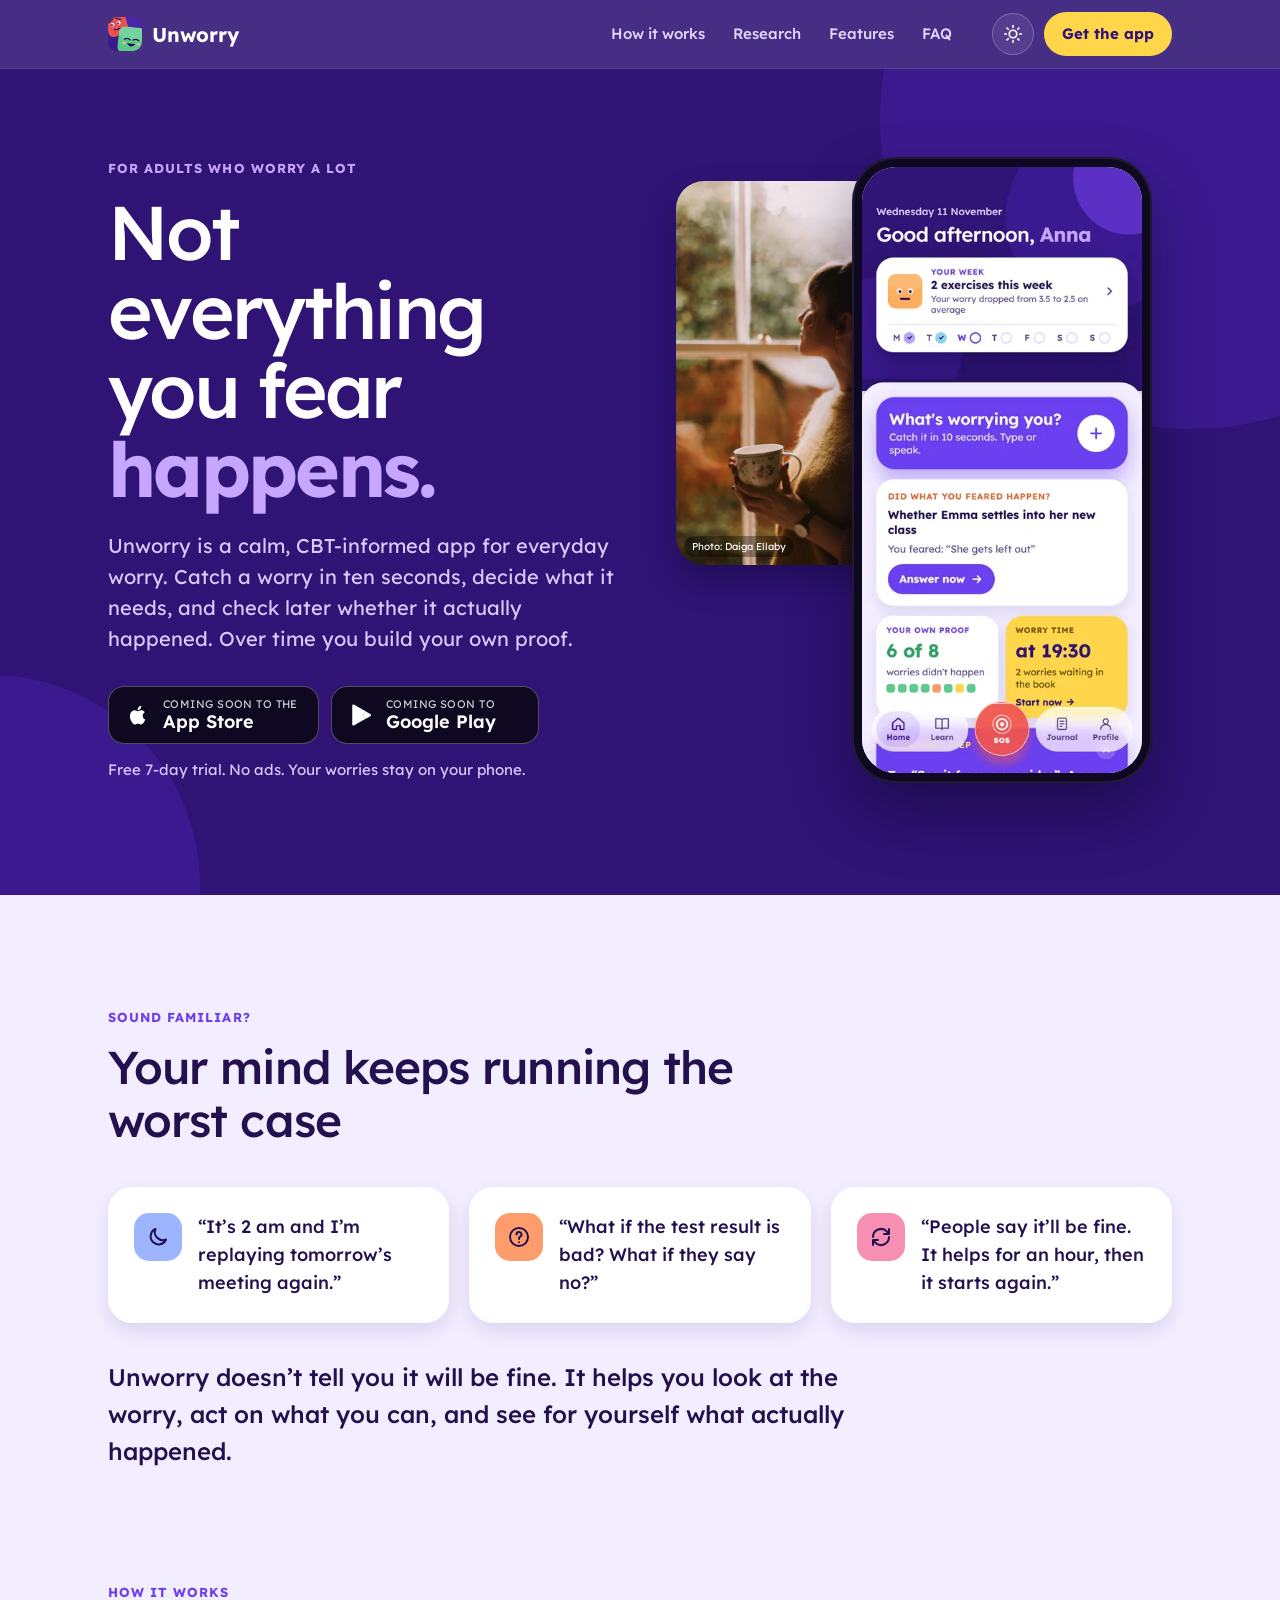
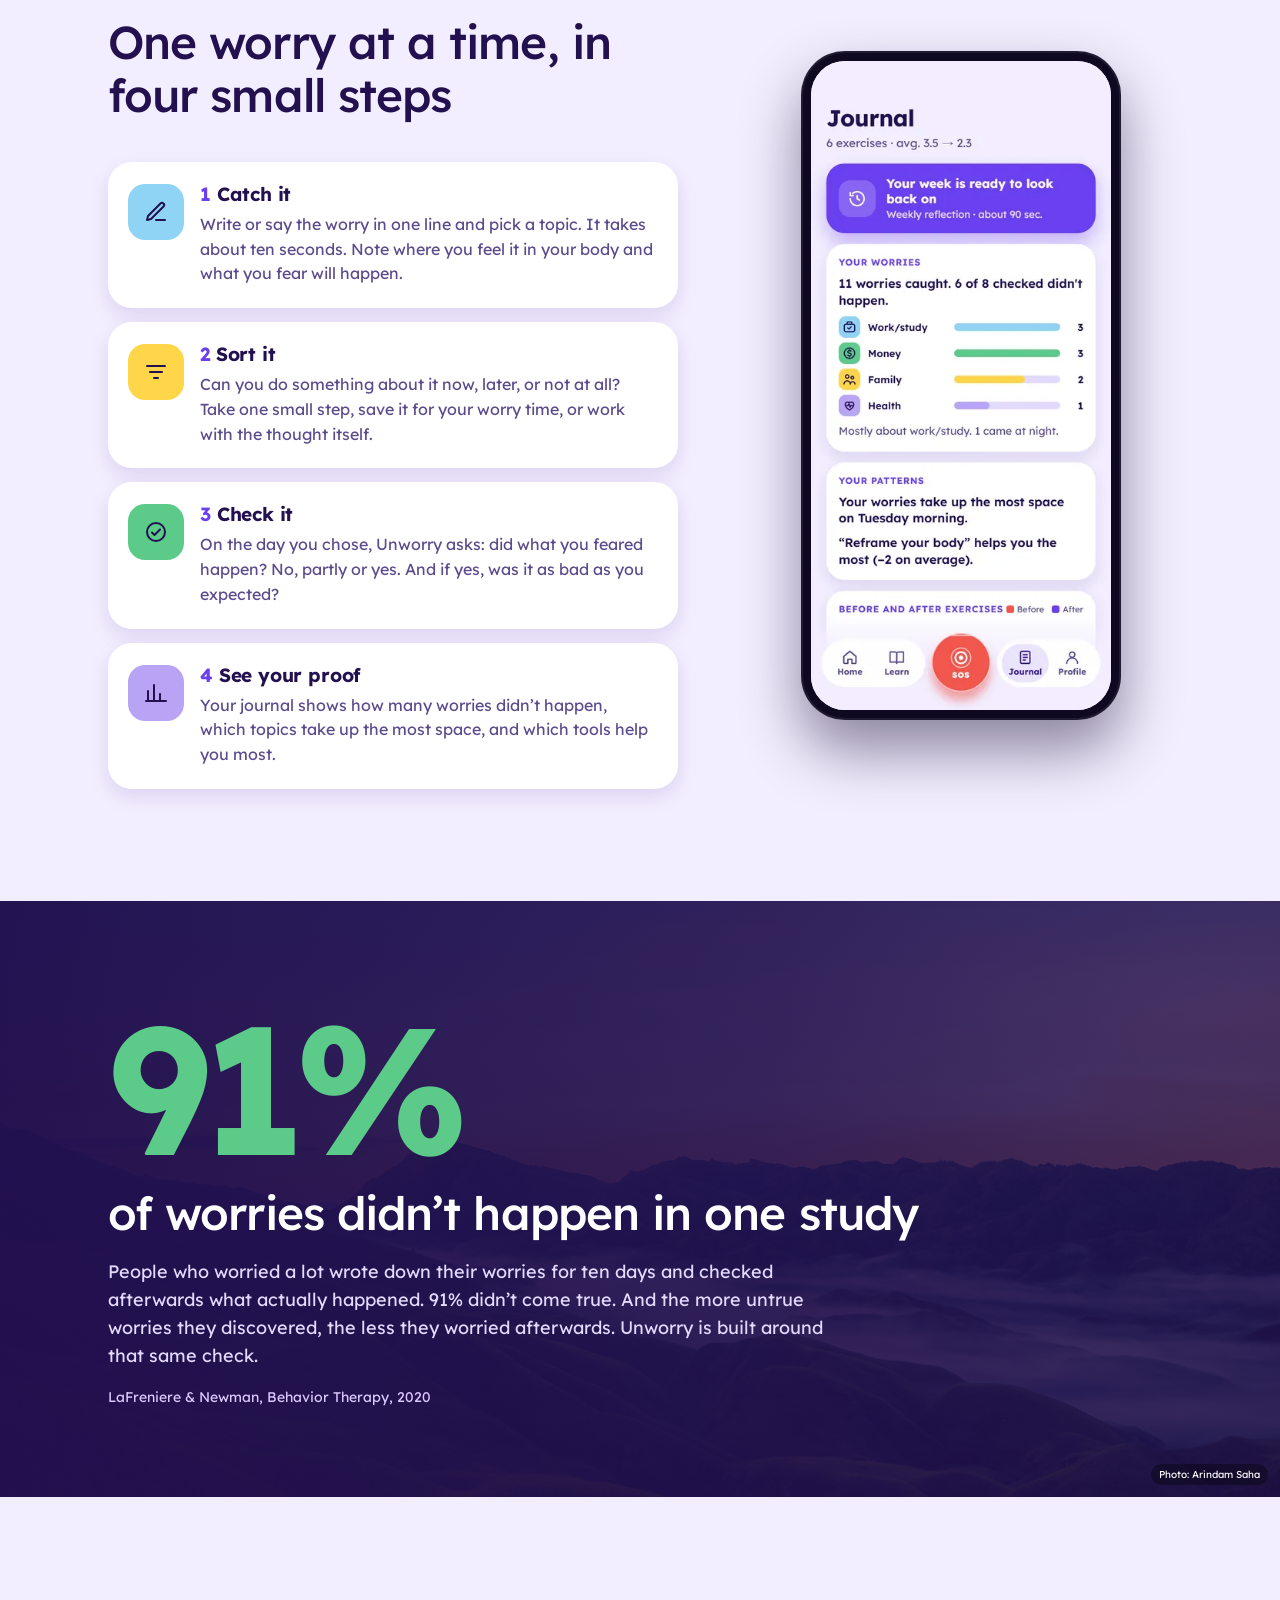
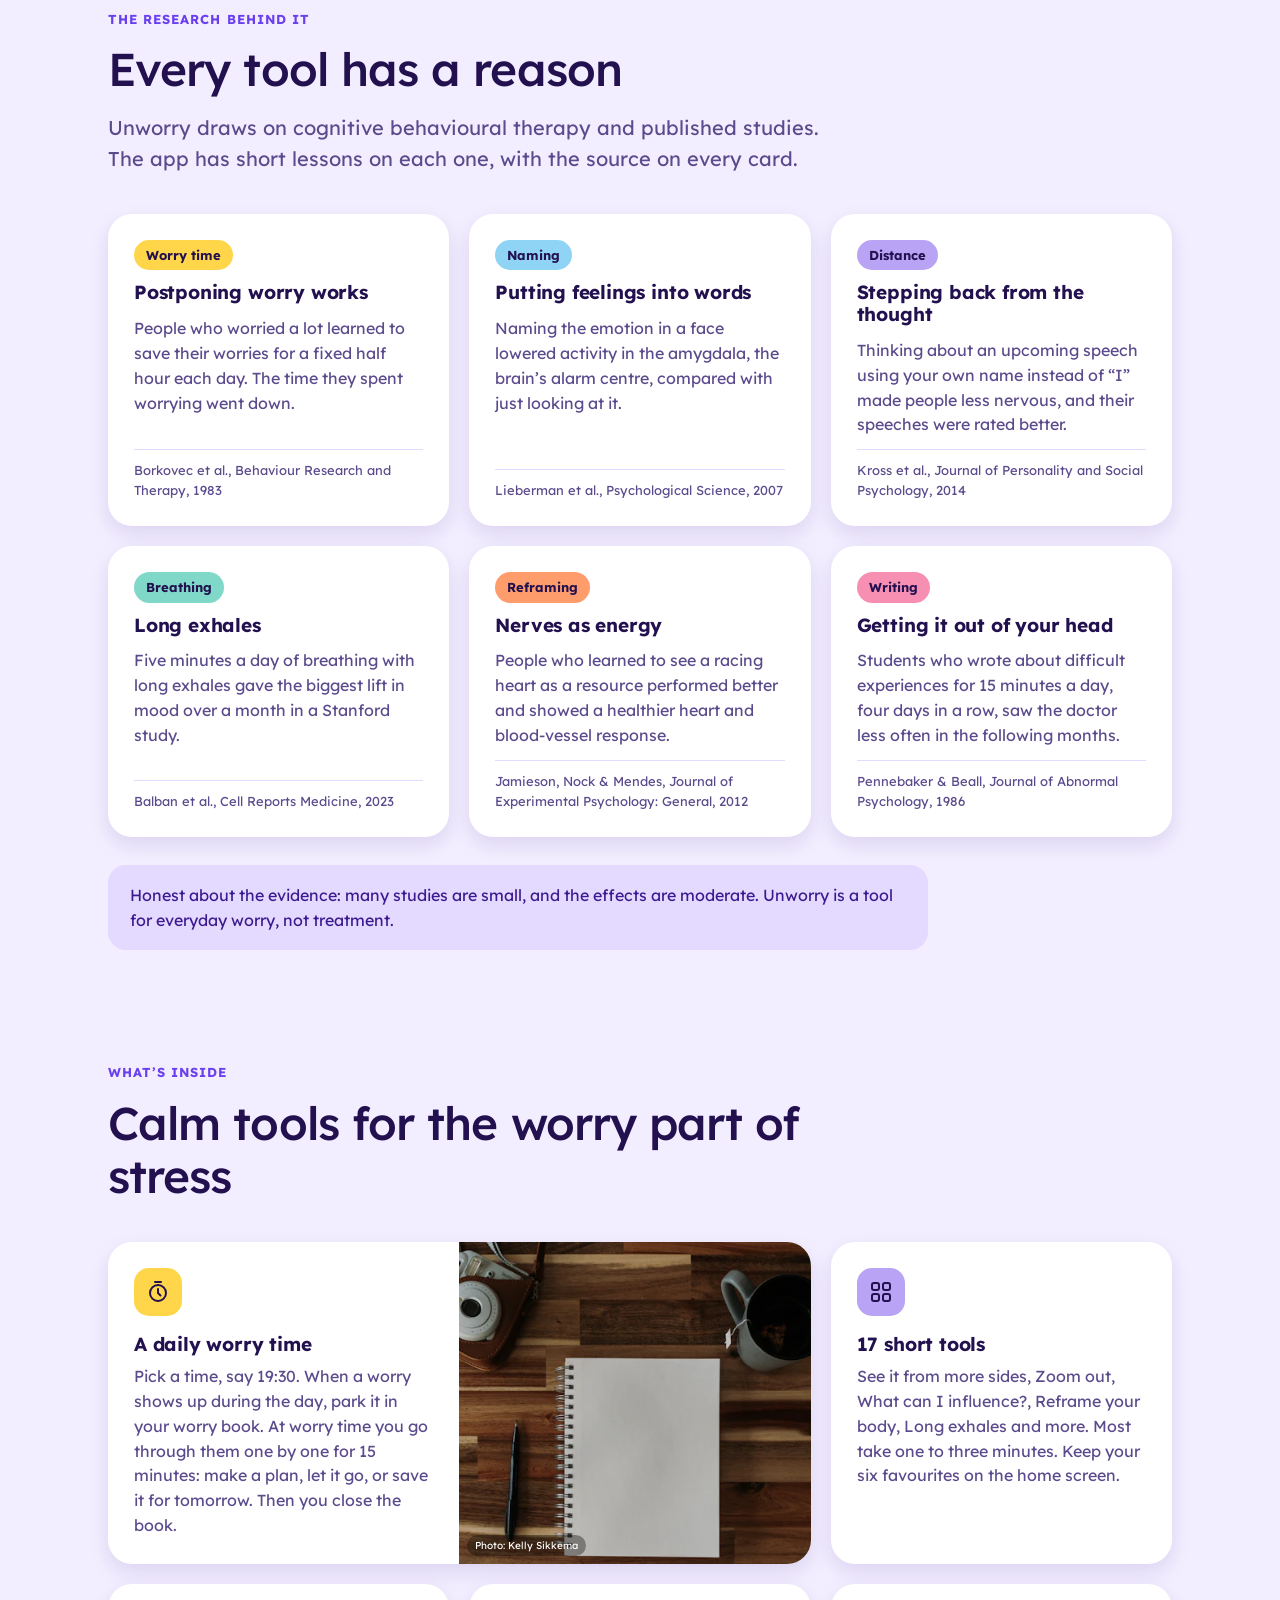
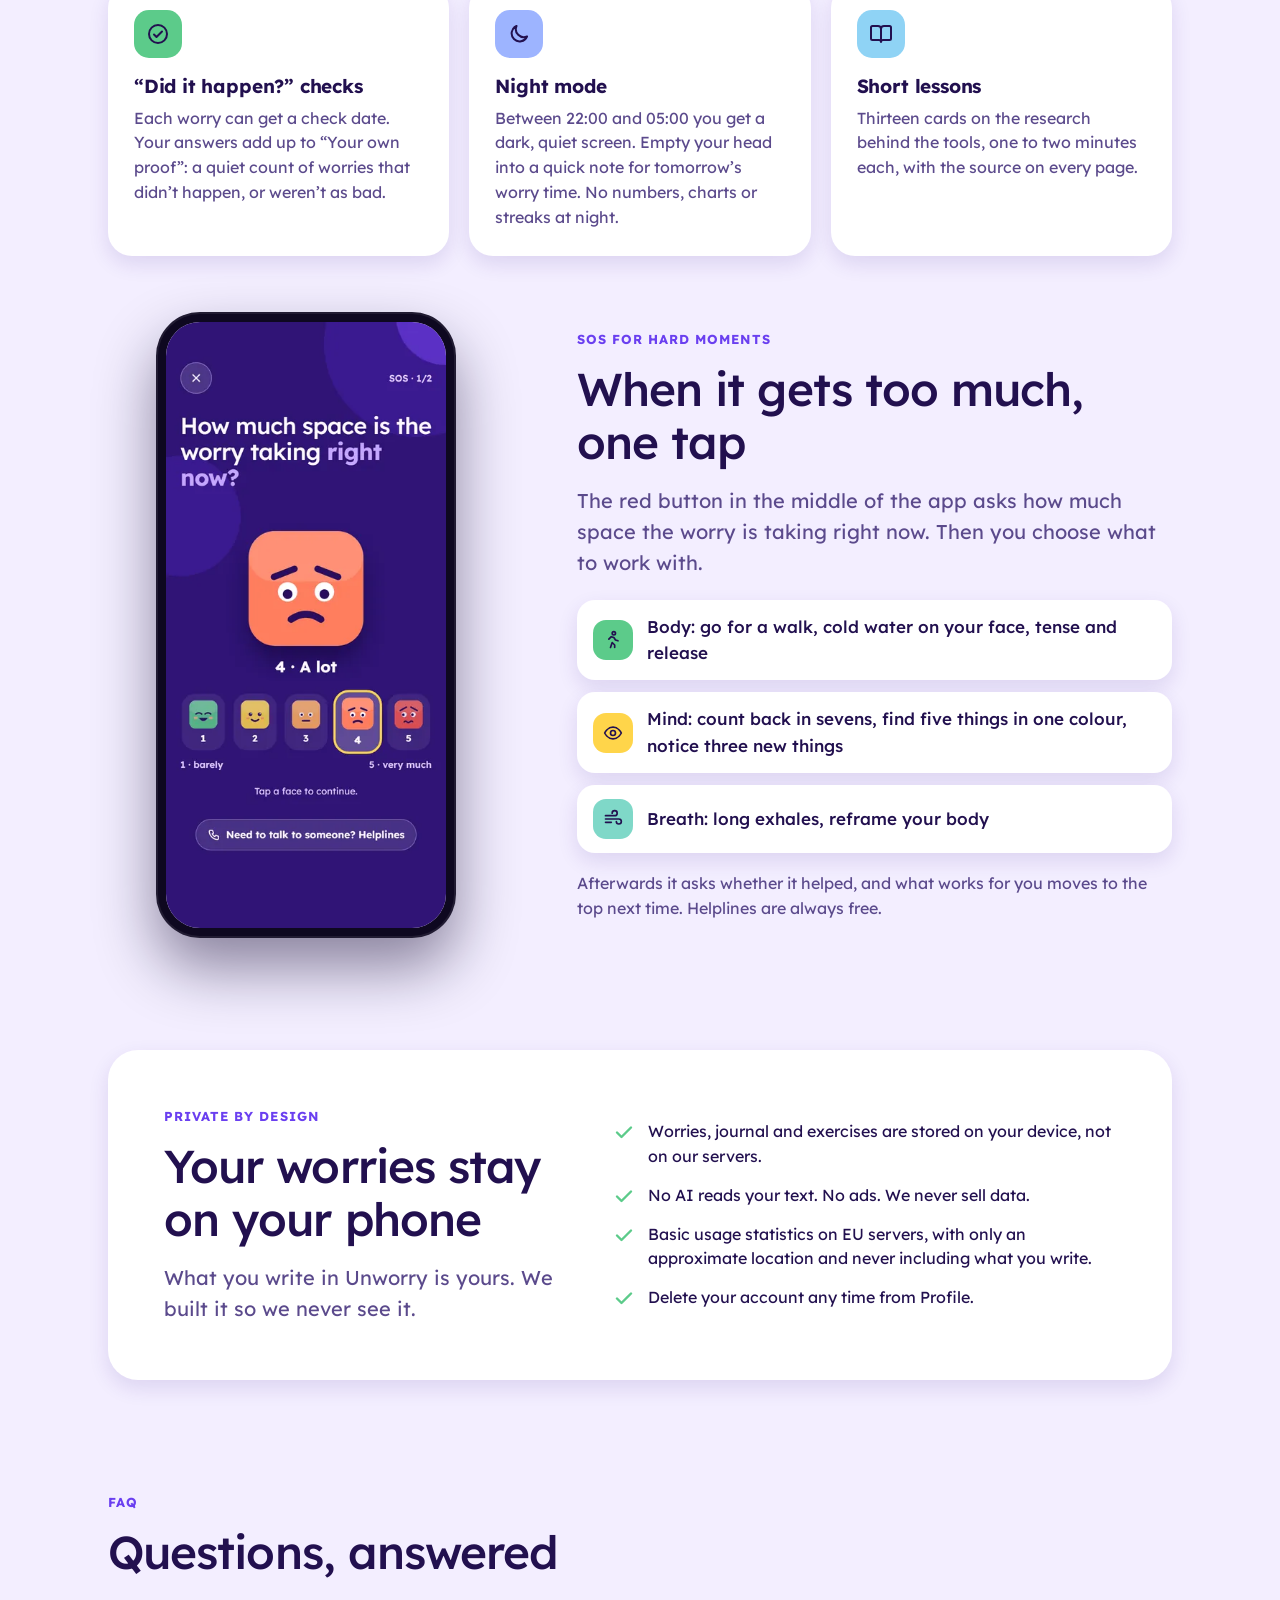
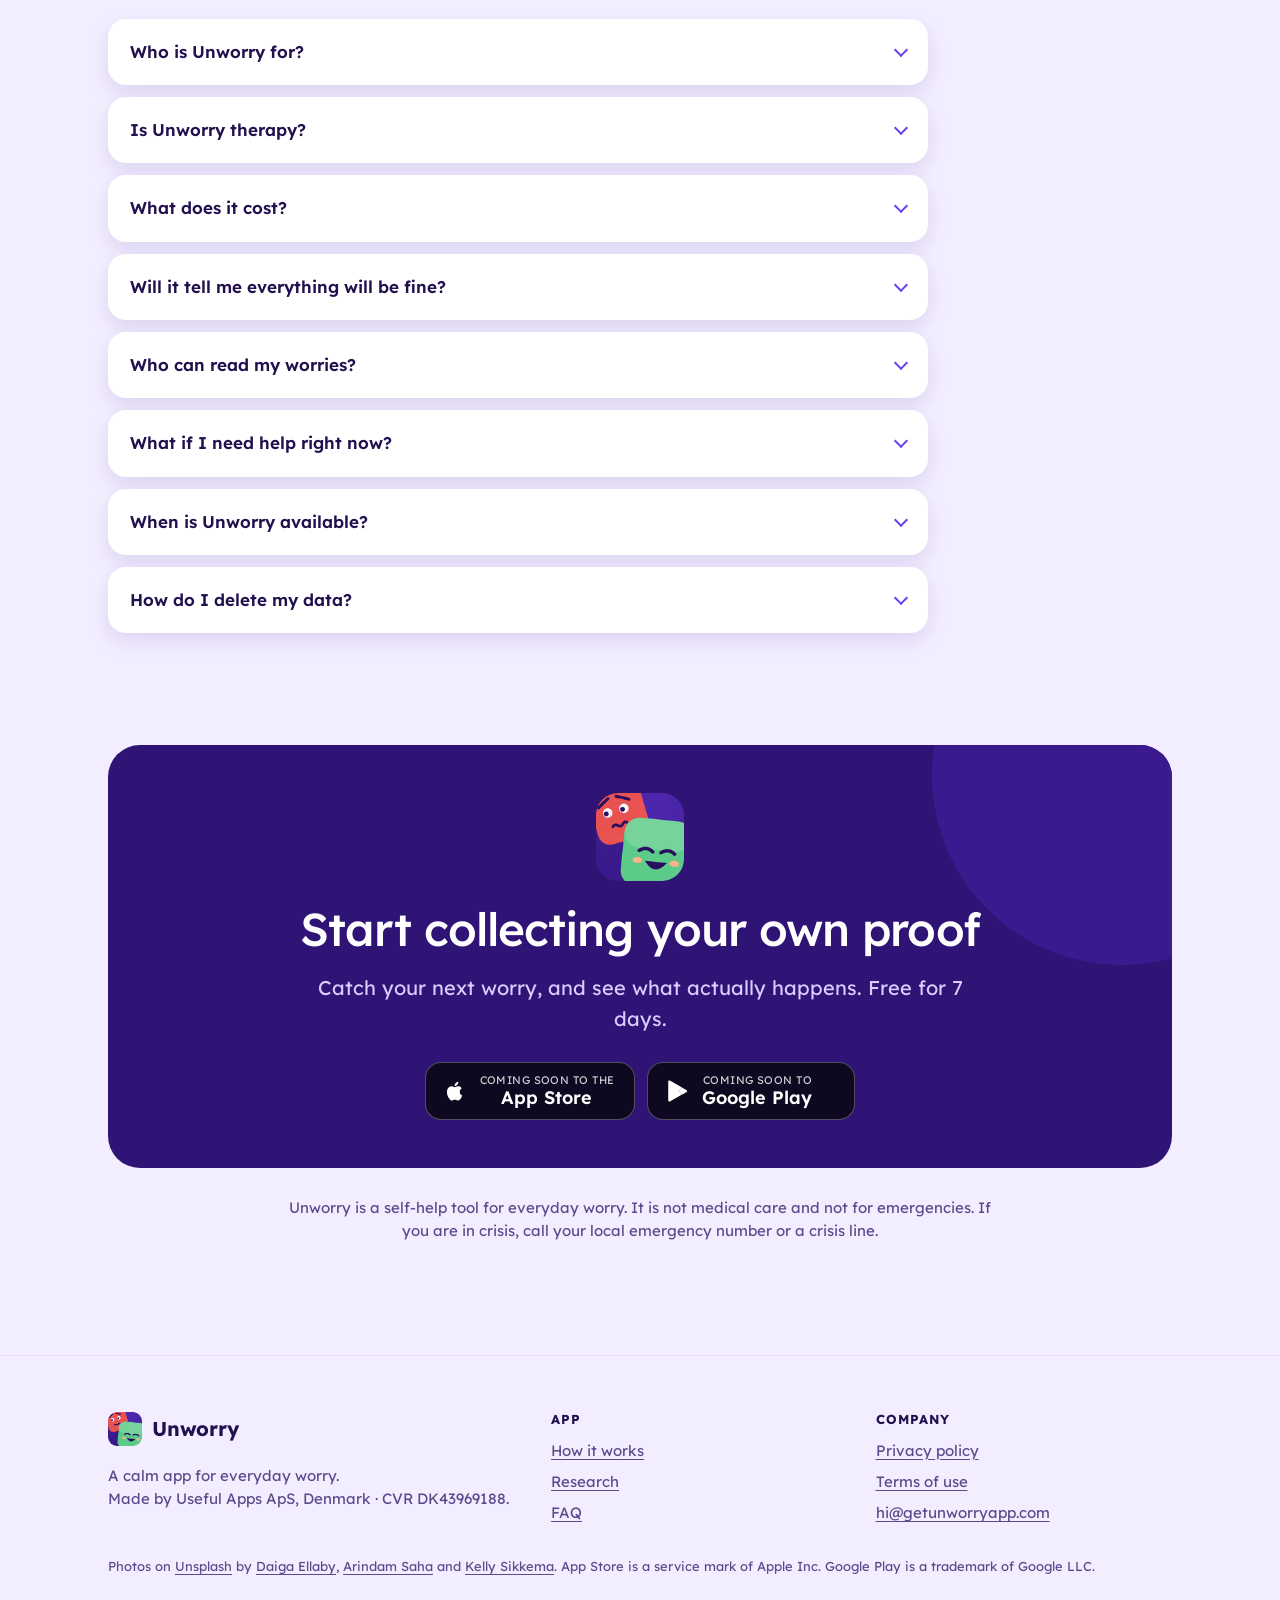
<file: index.html>
<!doctype html>
<html lang="en">
<head>
<meta charset="utf-8">
<meta name="viewport" content="width=device-width, initial-scale=1, viewport-fit=cover">
<title>Unworry: Worry less with a calm CBT-informed app for overthinking</title>
<meta name="description" content="Unworry helps adults who worry a lot. Catch a worry in 10 seconds, sort what you can act on, set a worry time, and check later whether it happened. Build your own proof. Free 7-day trial.">
<link rel="canonical" href="https://getunworryapp.com/">
<meta name="robots" content="index, follow, max-image-preview:large">
<meta name="theme-color" content="#2F1475">
<meta name="color-scheme" content="light dark">
<meta name="author" content="Useful Apps ApS">
<meta property="og:type" content="website">
<meta property="og:site_name" content="Unworry">
<meta property="og:title" content="Unworry: Not everything you fear happens">
<meta property="og:description" content="A calm, CBT-informed app for everyday worry. Catch a worry, decide what it needs, and check later whether it happened. Over time you build your own proof.">
<meta property="og:url" content="https://getunworryapp.com/">
<meta property="og:image" content="https://getunworryapp.com/assets/img/og.png">
<meta property="og:image:width" content="1200">
<meta property="og:image:height" content="630">
<meta property="og:image:alt" content="Unworry app icon with the words: Not everything you fear happens.">
<meta property="og:locale" content="en_GB">
<meta name="twitter:card" content="summary_large_image">
<meta name="twitter:title" content="Unworry: Not everything you fear happens">
<meta name="twitter:description" content="A calm, CBT-informed app for everyday worry. Catch it, check it, build your own proof.">
<meta name="twitter:image" content="https://getunworryapp.com/assets/img/og.png">
<meta name="twitter:image:alt" content="Unworry app icon with the words: Not everything you fear happens.">
<link rel="icon" href="/favicon.ico" sizes="any">
<link rel="icon" type="image/png" sizes="32x32" href="/favicon-32.png">
<link rel="apple-touch-icon" href="/apple-touch-icon.png">
<link rel="manifest" href="/site.webmanifest">
<link rel="preload" href="/assets/fonts/lexend-latin.woff2" as="font" type="font/woff2" crossorigin>
<link rel="stylesheet" href="/assets/css/site.css">
<script>try{var t=localStorage.getItem('theme');document.documentElement.setAttribute('data-theme',t||(matchMedia('(prefers-color-scheme: dark)').matches?'dark':'light'))}catch(e){}</script>
<script type="application/ld+json">
{
  "@context": "https://schema.org",
  "@graph": [
    {
      "@type": "Organization",
      "@id": "https://getunworryapp.com/#org",
      "name": "Useful Apps ApS",
      "url": "https://getunworryapp.com/",
      "email": "hi@getunworryapp.com",
      "address": { "@type": "PostalAddress", "streetAddress": "Staghøjvej 23A", "postalCode": "8210", "addressLocality": "Aarhus V", "addressCountry": "DK" }, "vatID": "DK43969188"
    },
    {
      "@type": "WebSite",
      "@id": "https://getunworryapp.com/#website",
      "url": "https://getunworryapp.com/",
      "name": "Unworry",
      "inLanguage": "en",
      "publisher": { "@id": "https://getunworryapp.com/#org" }
    },
    {
      "@type": "MobileApplication",
      "@id": "https://getunworryapp.com/#app",
      "name": "Unworry",
      "alternateName": "Unworry: Stress Reframed",
      "description": "A calm, CBT-informed app for adults who worry a lot. Catch a worry, sort what you can act on, use a daily worry time, and check later whether what you feared happened. Includes 17 short tools, an SOS for hard moments and short lessons on the research.",
      "operatingSystem": "iOS, Android",
      "applicationCategory": "HealthApplication",
      "applicationSubCategory": "Mental wellbeing",
      "inLanguage": "en",
      "url": "https://getunworryapp.com/",
      "image": "https://getunworryapp.com/icon-512.png",
      "screenshot": [
        "https://getunworryapp.com/assets/img/app-home-light-585.webp",
        "https://getunworryapp.com/assets/img/app-journal-light-585.webp",
        "https://getunworryapp.com/assets/img/app-sos-585.webp"
      ],
      "audience": { "@type": "PeopleAudience", "suggestedMinAge": 18 },
      "publisher": { "@id": "https://getunworryapp.com/#org" },
      "author": { "@id": "https://getunworryapp.com/#org" }
    },
    {
      "@type": "FAQPage",
      "@id": "https://getunworryapp.com/#faq",
      "mainEntity": [
        { "@type": "Question", "name": "Who is Unworry for?", "acceptedAnswer": { "@type": "Answer", "text": "Adults (18+) who worry a lot in everyday life: about health, work, money, family or relationships, often at night. Unworry focuses on the worry part of stress." } },
        { "@type": "Question", "name": "Is Unworry therapy?", "acceptedAnswer": { "@type": "Answer", "text": "No. Unworry is a self-help tool built on techniques from cognitive behavioural therapy (CBT) and research on worry. It does not diagnose and does not replace professional help. If worry fills most of your day for weeks, talk to your doctor." } },
        { "@type": "Question", "name": "What does it cost?", "acceptedAnswer": { "@type": "Answer", "text": "Unworry starts with a free 7-day trial. After that it is a monthly or yearly subscription, billed by the App Store or Google Play. You can cancel any time in your store settings. Helplines in the app are always free." } },
        { "@type": "Question", "name": "Who can read my worries?", "acceptedAnswer": { "@type": "Answer", "text": "Only you. Your worries, journal and exercises are stored on your phone and are not uploaded or synced. Our analytics never include what you write. There is no AI processing and no ads." } },
        { "@type": "Question", "name": "What if I need help right now?", "acceptedAnswer": { "@type": "Answer", "text": "Unworry is not for emergencies. If you are in danger or thinking about harming yourself, call your local emergency number (112 in the EU, 911 in the US) or a crisis line. The SOS screen in the app links to helplines." } },
        { "@type": "Question", "name": "When is Unworry available?", "acceptedAnswer": { "@type": "Answer", "text": "Unworry is coming soon to the App Store (iPhone) and Google Play (Android)." } },
        { "@type": "Question", "name": "How do I delete my data?", "acceptedAnswer": { "@type": "Answer", "text": "In the app, go to Profile and choose Delete account. You can also write to hi@getunworryapp.com. Deleting the app removes the data stored on your phone." } }
      ]
    }
  ]
}
</script>
</head>
<body>
<a class="skip" href="#main">Skip to content</a>

<header class="site-header">
  <div class="wrap">
    <a class="brand" href="/" aria-label="Unworry home"><img src="/assets/img/icon-128.png" alt="" width="34" height="34">Unworry</a>
    <nav class="nav" aria-label="Main">
      <a href="#how">How it works</a>
      <a href="#research">Research</a>
      <a href="#features">Features</a>
      <a href="#faq">FAQ</a>
    </nav>
    <div class="header-actions">
      <button class="theme-toggle" type="button" aria-label="Switch theme" aria-pressed="false">
        <svg class="sun" viewBox="0 0 24 24" fill="none" stroke="currentColor" stroke-width="2" stroke-linecap="round" aria-hidden="true"><circle cx="12" cy="12" r="4.5"/><path d="M12 2v2M12 20v2M4.9 4.9l1.4 1.4M17.7 17.7l1.4 1.4M2 12h2M20 12h2M4.9 19.1l1.4-1.4M17.7 6.3l1.4-1.4"/></svg>
        <svg class="moon" viewBox="0 0 24 24" fill="none" stroke="currentColor" stroke-width="2" stroke-linecap="round" stroke-linejoin="round" aria-hidden="true"><path d="M20 14.5A8 8 0 0 1 9.5 4a8 8 0 1 0 10.5 10.5z"/></svg>
      </button>
      <a class="btn-small" href="#get">Get the app</a>
    </div>
  </div>
</header>

<main id="main">

<!-- Hero -->
<section class="hero">
  <div class="wrap">
    <div>
      <p class="eyebrow">For adults who worry a lot</p>
      <h1>Not everything you fear <span class="hl">happens.</span></h1>
      <p class="lead">Unworry is a calm, CBT-informed app for everyday worry. Catch a worry in ten seconds, decide what it needs, and check later whether it actually happened. Over time you build your own proof.</p>
      <div class="stores" data-stores>
        <p class="stores-note">Coming soon to the App Store and Google Play.</p>
      </div>
      <p class="stores-note">Free 7-day trial. No ads. Your worries stay on your phone.</p>
    </div>
    <div class="hero-visual">
      <div class="hero-photo">
        <picture>
          <img src="/assets/img/window-640.webp" srcset="/assets/img/window-640.webp 640w, /assets/img/window-1080.webp 1080w" sizes="(min-width: 960px) 330px, 60vw" width="640" height="800" alt="A woman holding a cup of tea by a bright window" fetchpriority="high">
        </picture>
        <a class="credit-chip" href="https://unsplash.com/@daiga_ellaby?utm_source=unworry&amp;utm_medium=referral" rel="noopener">Photo: Daiga Ellaby</a>
      </div>
      <div class="phone">
        <img class="shot-light" src="/assets/img/app-home-light-390.webp" srcset="/assets/img/app-home-light-390.webp 390w, /assets/img/app-home-light-585.webp 585w" sizes="300px" width="390" height="844" alt="Unworry home screen: What's worrying you? A check-in asking whether a feared outcome happened, and your own proof: 6 of 8 worries didn't happen.">
        <img class="shot-dark" src="/assets/img/app-home-dark-390.webp" srcset="/assets/img/app-home-dark-390.webp 390w, /assets/img/app-home-dark-585.webp 585w" sizes="300px" width="390" height="844" alt="Unworry home screen in dark mode" loading="lazy">
      </div>
    </div>
  </div>
</section>

<!-- Recognition -->
<section class="section" aria-labelledby="familiar-title">
  <div class="wrap">
    <div class="section-head">
      <p class="eyebrow">Sound familiar?</p>
      <h2 id="familiar-title">Your mind keeps running the worst case</h2>
    </div>
    <div class="familiar">
      <div class="quote-card">
        <span class="icon-tile" style="background:#9DB4FF"><svg viewBox="0 0 24 24" fill="none" stroke="currentColor" stroke-width="2" stroke-linecap="round" stroke-linejoin="round" aria-hidden="true"><path d="M20 14.5A8 8 0 0 1 9.5 4a8 8 0 1 0 10.5 10.5z"/></svg></span>
        <p>“It’s 2 am and I’m replaying tomorrow’s meeting again.”</p>
      </div>
      <div class="quote-card">
        <span class="icon-tile" style="background:#FF9C6B"><svg viewBox="0 0 24 24" fill="none" stroke="currentColor" stroke-width="2" stroke-linecap="round" stroke-linejoin="round" aria-hidden="true"><circle cx="12" cy="12" r="9"/><path d="M9.5 9.5a2.5 2.5 0 1 1 3.5 2.3c-.6.3-1 .9-1 1.6V14M12 17.2v.1"/></svg></span>
        <p>“What if the test result is bad? What if they say no?”</p>
      </div>
      <div class="quote-card">
        <span class="icon-tile" style="background:#F78FB3"><svg viewBox="0 0 24 24" fill="none" stroke="currentColor" stroke-width="2" stroke-linecap="round" stroke-linejoin="round" aria-hidden="true"><path d="M4 12a8 8 0 0 1 14-5.3L20 9M20 4v5h-5M20 12a8 8 0 0 1-14 5.3L4 15M4 20v-5h5"/></svg></span>
        <p>“People say it’ll be fine. It helps for an hour, then it starts again.”</p>
      </div>
    </div>
    <p class="answer">Unworry doesn’t tell you it will be fine. It helps you look at the worry, act on what you can, and see for yourself what actually happened.</p>
  </div>
</section>

<!-- How it works -->
<section class="section" id="how" aria-labelledby="how-title" style="padding-top:0">
  <div class="wrap how">
    <div>
      <div class="section-head">
        <p class="eyebrow">How it works</p>
        <h2 id="how-title">One worry at a time, in four small steps</h2>
      </div>
      <ol class="steps">
        <li class="step">
          <span class="icon-tile" style="background:#8FD3F5"><svg viewBox="0 0 24 24" fill="none" stroke="currentColor" stroke-width="2" stroke-linecap="round" stroke-linejoin="round" aria-hidden="true"><path d="M12 20h9M16.5 3.5a2.1 2.1 0 0 1 3 3L7 19l-4 1 1-4z"/></svg></span>
          <div><h3><span>1</span>Catch it</h3><p>Write or say the worry in one line and pick a topic. It takes about ten seconds. Note where you feel it in your body and what you fear will happen.</p></div>
        </li>
        <li class="step">
          <span class="icon-tile" style="background:#FFD54A"><svg viewBox="0 0 24 24" fill="none" stroke="currentColor" stroke-width="2" stroke-linecap="round" stroke-linejoin="round" aria-hidden="true"><path d="M3 6h18M6 12h12M10 18h4"/></svg></span>
          <div><h3><span>2</span>Sort it</h3><p>Can you do something about it now, later, or not at all? Take one small step, save it for your worry time, or work with the thought itself.</p></div>
        </li>
        <li class="step">
          <span class="icon-tile" style="background:#5CCB8A"><svg viewBox="0 0 24 24" fill="none" stroke="currentColor" stroke-width="2" stroke-linecap="round" stroke-linejoin="round" aria-hidden="true"><circle cx="12" cy="12" r="9"/><path d="m8 12.5 2.5 2.5L16 9.5"/></svg></span>
          <div><h3><span>3</span>Check it</h3><p>On the day you chose, Unworry asks: did what you feared happen? No, partly or yes. And if yes, was it as bad as you expected?</p></div>
        </li>
        <li class="step">
          <span class="icon-tile" style="background:#B9A3F5"><svg viewBox="0 0 24 24" fill="none" stroke="currentColor" stroke-width="2" stroke-linecap="round" stroke-linejoin="round" aria-hidden="true"><path d="M4 20V10M10 20V4M16 20v-7M22 20H2"/></svg></span>
          <div><h3><span>4</span>See your proof</h3><p>Your journal shows how many worries didn’t happen, which topics take up the most space, and which tools help you most.</p></div>
        </li>
      </ol>
    </div>
    <div class="phone">
      <img class="shot-light" src="/assets/img/app-journal-light-390.webp" srcset="/assets/img/app-journal-light-390.webp 390w, /assets/img/app-journal-light-585.webp 585w" sizes="320px" width="390" height="844" loading="lazy" alt="Unworry journal: 11 worries caught, 6 of 8 checked didn't happen, with topics and patterns.">
      <img class="shot-dark" src="/assets/img/app-journal-dark-390.webp" srcset="/assets/img/app-journal-dark-390.webp 390w, /assets/img/app-journal-dark-585.webp 585w" sizes="320px" width="390" height="844" loading="lazy" alt="Unworry journal in dark mode">
    </div>
  </div>
</section>

<!-- Proof -->
<section class="proof" aria-labelledby="proof-title">
  <div class="proof-bg">
    <img src="/assets/img/mist-800.webp" srcset="/assets/img/mist-800.webp 800w, /assets/img/mist-1600.webp 1600w" sizes="100vw" width="1600" height="800" loading="lazy" alt="">
  </div>
  <div class="wrap">
    <p class="big-stat">91%</p>
    <h2 id="proof-title">of worries didn’t happen in one study</h2>
    <p>People who worried a lot wrote down their worries for ten days and checked afterwards what actually happened. 91% didn’t come true. And the more untrue worries they discovered, the less they worried afterwards. Unworry is built around that same check.</p>
    <cite class="cite">LaFreniere &amp; Newman, Behavior Therapy, 2020</cite>
  </div>
  <a class="credit-chip" href="https://unsplash.com/@hyperickz?utm_source=unworry&amp;utm_medium=referral" rel="noopener">Photo: Arindam Saha</a>
</section>

<!-- Research -->
<section class="section" id="research" aria-labelledby="research-title">
  <div class="wrap">
    <div class="section-head">
      <p class="eyebrow">The research behind it</p>
      <h2 id="research-title">Every tool has a reason</h2>
      <p class="lead">Unworry draws on cognitive behavioural therapy and published studies. The app has short lessons on each one, with the source on every card.</p>
    </div>
    <div class="research">
      <article class="r-card">
        <span class="tag" style="background:#FFD54A">Worry time</span>
        <h3>Postponing worry works</h3>
        <p>People who worried a lot learned to save their worries for a fixed half hour each day. The time they spent worrying went down.</p>
        <cite>Borkovec et al., Behaviour Research and Therapy, 1983</cite>
      </article>
      <article class="r-card">
        <span class="tag" style="background:#8FD3F5">Naming</span>
        <h3>Putting feelings into words</h3>
        <p>Naming the emotion in a face lowered activity in the amygdala, the brain’s alarm centre, compared with just looking at it.</p>
        <cite>Lieberman et al., Psychological Science, 2007</cite>
      </article>
      <article class="r-card">
        <span class="tag" style="background:#B9A3F5">Distance</span>
        <h3>Stepping back from the thought</h3>
        <p>Thinking about an upcoming speech using your own name instead of “I” made people less nervous, and their speeches were rated better.</p>
        <cite>Kross et al., Journal of Personality and Social Psychology, 2014</cite>
      </article>
      <article class="r-card">
        <span class="tag" style="background:#7FD8C8">Breathing</span>
        <h3>Long exhales</h3>
        <p>Five minutes a day of breathing with long exhales gave the biggest lift in mood over a month in a Stanford study.</p>
        <cite>Balban et al., Cell Reports Medicine, 2023</cite>
      </article>
      <article class="r-card">
        <span class="tag" style="background:#FF9C6B">Reframing</span>
        <h3>Nerves as energy</h3>
        <p>People who learned to see a racing heart as a resource performed better and showed a healthier heart and blood-vessel response.</p>
        <cite>Jamieson, Nock &amp; Mendes, Journal of Experimental Psychology: General, 2012</cite>
      </article>
      <article class="r-card">
        <span class="tag" style="background:#F78FB3">Writing</span>
        <h3>Getting it out of your head</h3>
        <p>Students who wrote about difficult experiences for 15 minutes a day, four days in a row, saw the doctor less often in the following months.</p>
        <cite>Pennebaker &amp; Beall, Journal of Abnormal Psychology, 1986</cite>
      </article>
    </div>
    <p class="honest">Honest about the evidence: many studies are small, and the effects are moderate. Unworry is a tool for everyday worry, not treatment.</p>
  </div>
</section>

<!-- Features -->
<section class="section" id="features" aria-labelledby="features-title" style="padding-top:0">
  <div class="wrap">
    <div class="section-head">
      <p class="eyebrow">What’s inside</p>
      <h2 id="features-title">Calm tools for the worry part of stress</h2>
    </div>
    <div class="features">
      <article class="f-card f-wide">
        <div class="f-body">
          <span class="icon-tile" style="background:#FFD54A"><svg viewBox="0 0 24 24" fill="none" stroke="currentColor" stroke-width="2" stroke-linecap="round" stroke-linejoin="round" aria-hidden="true"><circle cx="12" cy="13" r="8"/><path d="M12 9v4l2.5 2.5M9 2h6"/></svg></span>
          <h3>A daily worry time</h3>
          <p>Pick a time, say 19:30. When a worry shows up during the day, park it in your worry book. At worry time you go through them one by one for 15 minutes: make a plan, let it go, or save it for tomorrow. Then you close the book.</p>
        </div>
        <div class="f-img">
          <img src="/assets/img/notebook-640.webp" srcset="/assets/img/notebook-640.webp 640w, /assets/img/notebook-1200.webp 1200w" sizes="(min-width: 1040px) 370px, (min-width: 700px) 50vw, 100vw" width="640" height="396" loading="lazy" alt="An open notepad, a pen and a cup of coffee on a wooden table">
          <a class="credit-chip" href="https://unsplash.com/@kellysikkema?utm_source=unworry&amp;utm_medium=referral" rel="noopener">Photo: Kelly Sikkema</a>
        </div>
      </article>
      <article class="f-card">
        <span class="icon-tile" style="background:#B9A3F5"><svg viewBox="0 0 24 24" fill="none" stroke="currentColor" stroke-width="2" stroke-linecap="round" stroke-linejoin="round" aria-hidden="true"><rect x="3" y="3" width="7" height="7" rx="2"/><rect x="14" y="3" width="7" height="7" rx="2"/><rect x="3" y="14" width="7" height="7" rx="2"/><rect x="14" y="14" width="7" height="7" rx="2"/></svg></span>
        <h3>17 short tools</h3>
        <p>See it from more sides, Zoom out, What can I influence?, Reframe your body, Long exhales and more. Most take one to three minutes. Keep your six favourites on the home screen.</p>
      </article>
      <article class="f-card">
        <span class="icon-tile" style="background:#5CCB8A"><svg viewBox="0 0 24 24" fill="none" stroke="currentColor" stroke-width="2" stroke-linecap="round" stroke-linejoin="round" aria-hidden="true"><circle cx="12" cy="12" r="9"/><path d="m8 12.5 2.5 2.5L16 9.5"/></svg></span>
        <h3>“Did it happen?” checks</h3>
        <p>Each worry can get a check date. Your answers add up to “Your own proof”: a quiet count of worries that didn’t happen, or weren’t as bad.</p>
      </article>
      <article class="f-card">
        <span class="icon-tile" style="background:#9DB4FF"><svg viewBox="0 0 24 24" fill="none" stroke="currentColor" stroke-width="2" stroke-linecap="round" stroke-linejoin="round" aria-hidden="true"><path d="M20 14.5A8 8 0 0 1 9.5 4a8 8 0 1 0 10.5 10.5z"/></svg></span>
        <h3>Night mode</h3>
        <p>Between 22:00 and 05:00 you get a dark, quiet screen. Empty your head into a quick note for tomorrow’s worry time. No numbers, charts or streaks at night.</p>
      </article>
      <article class="f-card">
        <span class="icon-tile" style="background:#8FD3F5"><svg viewBox="0 0 24 24" fill="none" stroke="currentColor" stroke-width="2" stroke-linecap="round" stroke-linejoin="round" aria-hidden="true"><path d="M2 5.5A1.5 1.5 0 0 1 3.5 4H9a3 3 0 0 1 3 3v13a2 2 0 0 0-2-2H3.5A1.5 1.5 0 0 1 2 16.5zM22 5.5A1.5 1.5 0 0 0 20.5 4H15a3 3 0 0 0-3 3v13a2 2 0 0 1 2-2h6.5a1.5 1.5 0 0 0 1.5-1.5z"/></svg></span>
        <h3>Short lessons</h3>
        <p>Thirteen cards on the research behind the tools, one to two minutes each, with the source on every page.</p>
      </article>
    </div>

    <div class="sos-row">
      <div class="phone">
        <img src="/assets/img/app-sos-390.webp" srcset="/assets/img/app-sos-390.webp 390w, /assets/img/app-sos-585.webp 585w" sizes="300px" width="390" height="844" loading="lazy" alt="Unworry SOS: How much space is the worry taking right now? Five faces from barely to very much, and a link to helplines.">
      </div>
      <div>
        <p class="eyebrow">SOS for hard moments</p>
        <h2>When it gets too much, one tap</h2>
        <p class="lead" style="margin-top:16px">The red button in the middle of the app asks how much space the worry is taking right now. Then you choose what to work with.</p>
        <ul class="sos-list">
          <li><span class="icon-tile" style="background:#5CCB8A"><svg viewBox="0 0 24 24" fill="none" stroke="currentColor" stroke-width="2" stroke-linecap="round" stroke-linejoin="round" aria-hidden="true"><circle cx="13" cy="4" r="2"/><path d="m9 21 2-6 3 3v3M7 11l3-3 3 1 2 3 3 1"/></svg></span>Body: go for a walk, cold water on your face, tense and release</li>
          <li><span class="icon-tile" style="background:#FFD54A"><svg viewBox="0 0 24 24" fill="none" stroke="currentColor" stroke-width="2" stroke-linecap="round" stroke-linejoin="round" aria-hidden="true"><circle cx="12" cy="12" r="3"/><path d="M2 12s3.5-7 10-7 10 7 10 7-3.5 7-10 7S2 12 2 12z"/></svg></span>Mind: count back in sevens, find five things in one colour, notice three new things</li>
          <li><span class="icon-tile" style="background:#7FD8C8"><svg viewBox="0 0 24 24" fill="none" stroke="currentColor" stroke-width="2" stroke-linecap="round" stroke-linejoin="round" aria-hidden="true"><path d="M3 8h11a3 3 0 1 0-3-3M3 12h16a3 3 0 1 1-3 3M3 16h7"/></svg></span>Breath: long exhales, reframe your body</li>
        </ul>
        <p style="margin-top:18px;color:var(--muted);font-size:16px">Afterwards it asks whether it helped, and what works for you moves to the top next time. Helplines are always free.</p>
      </div>
    </div>
  </div>
</section>

<!-- Privacy -->
<section class="section" aria-labelledby="privacy-title" style="padding-top:0">
  <div class="wrap">
    <div class="privacy-band">
      <div>
        <p class="eyebrow">Private by design</p>
        <h2 id="privacy-title">Your worries stay on your phone</h2>
        <p class="lead" style="margin-top:16px">What you write in Unworry is yours. We built it so we never see it.</p>
      </div>
      <ul class="checks">
        <li><svg viewBox="0 0 24 24" fill="none" stroke="currentColor" stroke-width="2.4" stroke-linecap="round" stroke-linejoin="round" aria-hidden="true"><path d="m5 12.5 4.5 4.5L19 7.5"/></svg>Worries, journal and exercises are stored on your device, not on our servers.</li>
        <li><svg viewBox="0 0 24 24" fill="none" stroke="currentColor" stroke-width="2.4" stroke-linecap="round" stroke-linejoin="round" aria-hidden="true"><path d="m5 12.5 4.5 4.5L19 7.5"/></svg>No AI reads your text. No ads. We never sell data.</li>
        <li><svg viewBox="0 0 24 24" fill="none" stroke="currentColor" stroke-width="2.4" stroke-linecap="round" stroke-linejoin="round" aria-hidden="true"><path d="m5 12.5 4.5 4.5L19 7.5"/></svg>Basic usage statistics on EU servers, with only an approximate location and never including what you write.</li>
        <li><svg viewBox="0 0 24 24" fill="none" stroke="currentColor" stroke-width="2.4" stroke-linecap="round" stroke-linejoin="round" aria-hidden="true"><path d="m5 12.5 4.5 4.5L19 7.5"/></svg>Delete your account any time from Profile.</li>
      </ul>
    </div>
  </div>
</section>

<!-- FAQ -->
<section class="section" id="faq" aria-labelledby="faq-title" style="padding-top:0">
  <div class="wrap">
    <div class="section-head">
      <p class="eyebrow">FAQ</p>
      <h2 id="faq-title">Questions, answered</h2>
    </div>
    <div class="faq">
      <details>
        <summary>Who is Unworry for?</summary>
        <div><p>Adults (18+) who worry a lot in everyday life: about health, work, money, family or relationships, often at night. Unworry focuses on the worry part of stress.</p></div>
      </details>
      <details>
        <summary>Is Unworry therapy?</summary>
        <div><p>No. Unworry is a self-help tool built on techniques from cognitive behavioural therapy (CBT) and research on worry. It does not diagnose and does not replace professional help.</p><p>If worry fills most of your day for several weeks, or affects your sleep, work or relationships, talk to your doctor.</p></div>
      </details>
      <details>
        <summary>What does it cost?</summary>
        <div><p>Unworry starts with a free 7-day trial. After that it is a monthly or yearly subscription, billed by the App Store or Google Play. You can cancel any time in your store settings. Helplines in the app are always free.</p></div>
      </details>
      <details>
        <summary>Will it tell me everything will be fine?</summary>
        <div><p>No, on purpose. Reassurance tends to help for a short while and then the worry returns. Unworry asks questions, helps you weigh things up yourself and shows you your own data.</p></div>
      </details>
      <details>
        <summary>Who can read my worries?</summary>
        <div><p>Only you. Your worries, journal and exercises are stored on your phone and are not uploaded or synced. Our analytics never include what you write. There is no AI processing and no ads. Read the <a href="/privacy/">privacy policy</a>.</p></div>
      </details>
      <details>
        <summary>What if I need help right now?</summary>
        <div><p>Unworry is not for emergencies. If you are in danger or thinking about harming yourself, call your local emergency number (112 in the EU, 911 in the US) or a crisis line. The SOS screen in the app links to helplines.</p></div>
      </details>
      <details>
        <summary>When is Unworry available?</summary>
        <div><p>Unworry is coming soon to the App Store (iPhone) and Google Play (Android).</p></div>
      </details>
      <details>
        <summary>How do I delete my data?</summary>
        <div><p>In the app, go to Profile and choose Delete account. You can also write to <a href="mailto:hi@getunworryapp.com">hi@getunworryapp.com</a>. Deleting the app removes the data stored on your phone.</p></div>
      </details>
    </div>
  </div>
</section>

<!-- Final CTA -->
<section class="section" id="get" aria-labelledby="get-title" style="padding-top:0">
  <div class="wrap">
    <div class="cta-final">
      <img class="app-icon" src="/assets/img/icon-128.png" width="88" height="88" alt="Unworry app icon" loading="lazy">
      <h2 id="get-title">Start collecting your own proof</h2>
      <p class="lead">Catch your next worry, and see what actually happens. Free for 7 days.</p>
      <div class="stores" data-stores>
        <p class="stores-note">Coming soon to the App Store and Google Play.</p>
      </div>
    </div>
    <p class="safety">Unworry is a self-help tool for everyday worry. It is not medical care and not for emergencies. If you are in crisis, call your local emergency number or a crisis line.</p>
  </div>
</section>

</main>

<footer class="site-footer">
  <div class="wrap">
    <div class="footer-grid">
      <div>
        <a class="brand" href="/"><img src="/assets/img/icon-128.png" alt="" width="34" height="34" loading="lazy">Unworry</a>
        <p style="margin-top:12px">A calm app for everyday worry.<br>Made by Useful Apps ApS, Denmark · CVR DK43969188.</p>
      </div>
      <div>
        <h2>App</h2>
        <ul>
          <li><a href="/#how">How it works</a></li>
          <li><a href="/#research">Research</a></li>
          <li><a href="/#faq">FAQ</a></li>
        </ul>
      </div>
      <div>
        <h2>Company</h2>
        <ul>
          <li><a href="/privacy/">Privacy policy</a></li>
          <li><a href="/terms/">Terms of use</a></li>
          <li><a href="mailto:hi@getunworryapp.com">hi@getunworryapp.com</a></li>
        </ul>
      </div>
    </div>
    <p class="credits">Photos on <a href="https://unsplash.com/?utm_source=unworry&amp;utm_medium=referral" rel="noopener">Unsplash</a> by <a href="https://unsplash.com/@daiga_ellaby?utm_source=unworry&amp;utm_medium=referral" rel="noopener">Daiga Ellaby</a>, <a href="https://unsplash.com/@hyperickz?utm_source=unworry&amp;utm_medium=referral" rel="noopener">Arindam Saha</a> and <a href="https://unsplash.com/@kellysikkema?utm_source=unworry&amp;utm_medium=referral" rel="noopener">Kelly Sikkema</a>. App Store is a service mark of Apple Inc. Google Play is a trademark of Google LLC.</p>
  </div>
</footer>
<script src="/assets/js/site.js" defer></script>
</body>
</html>
</file>
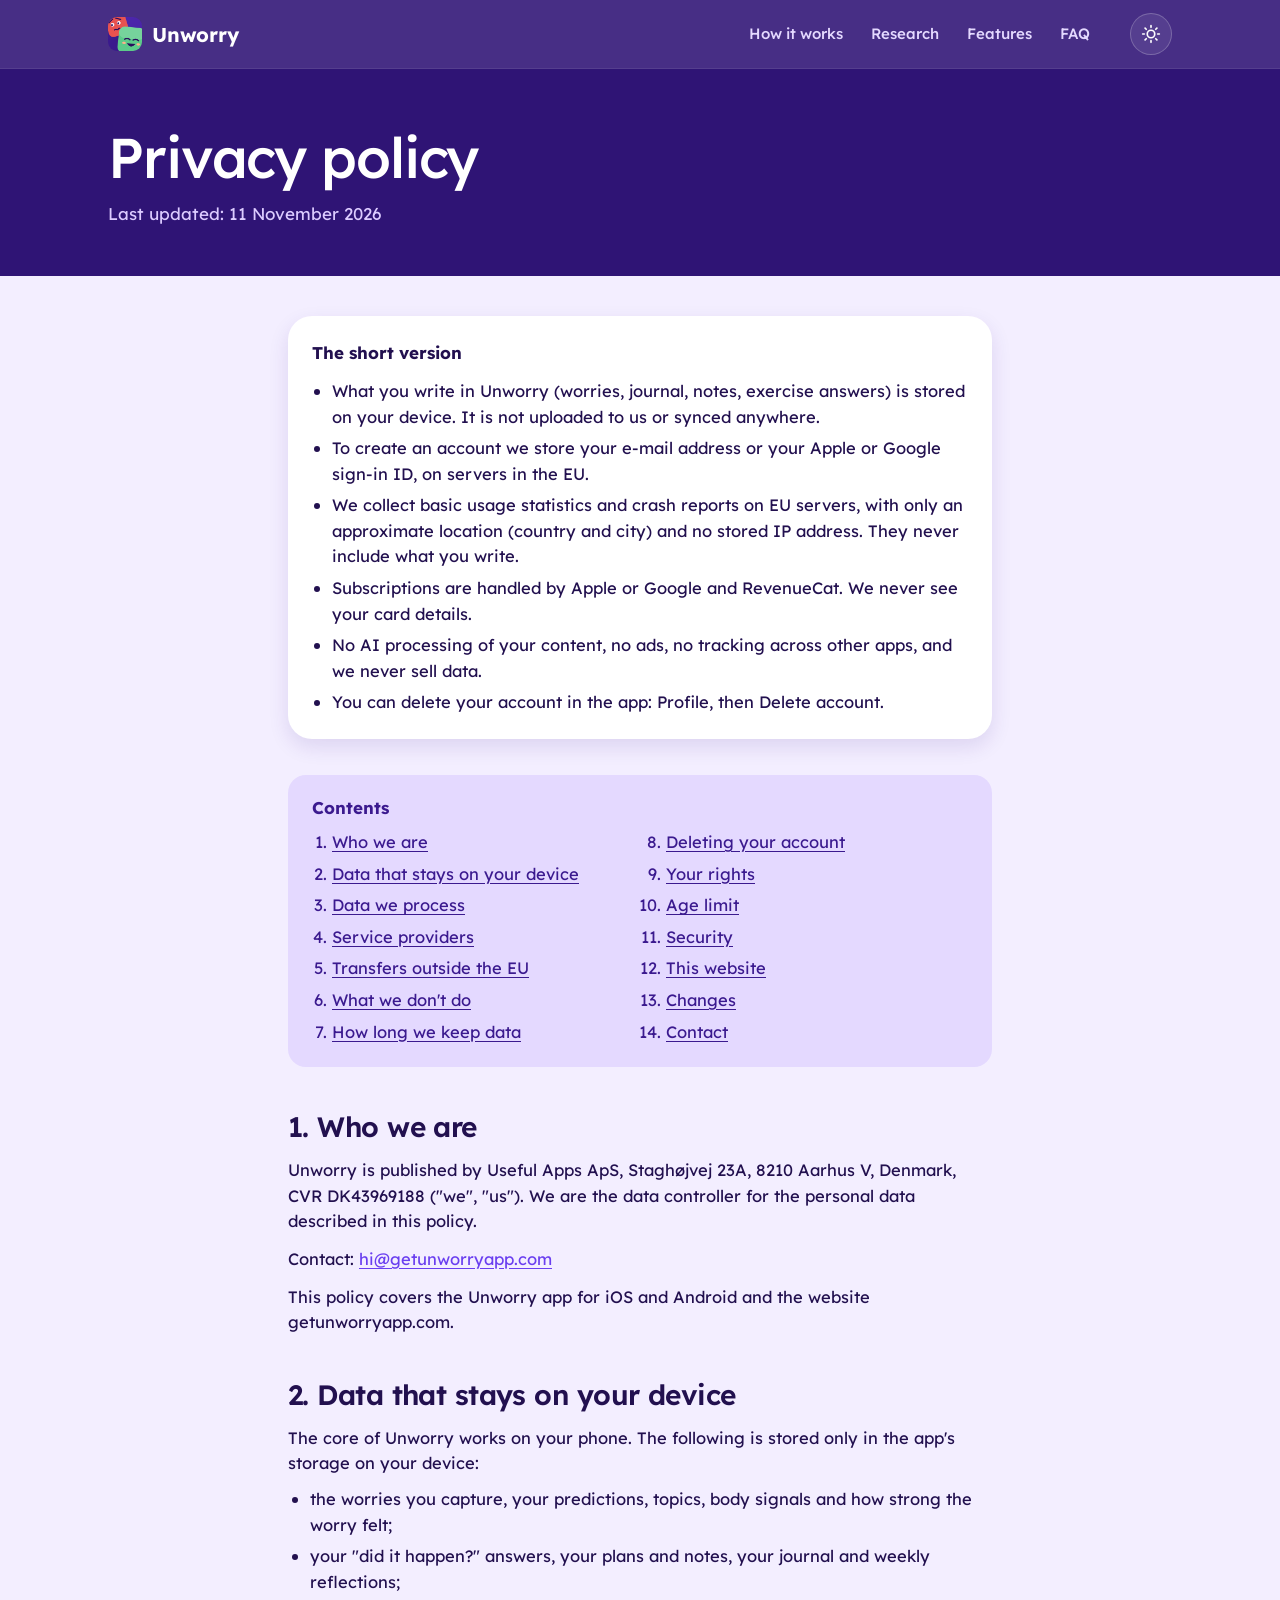
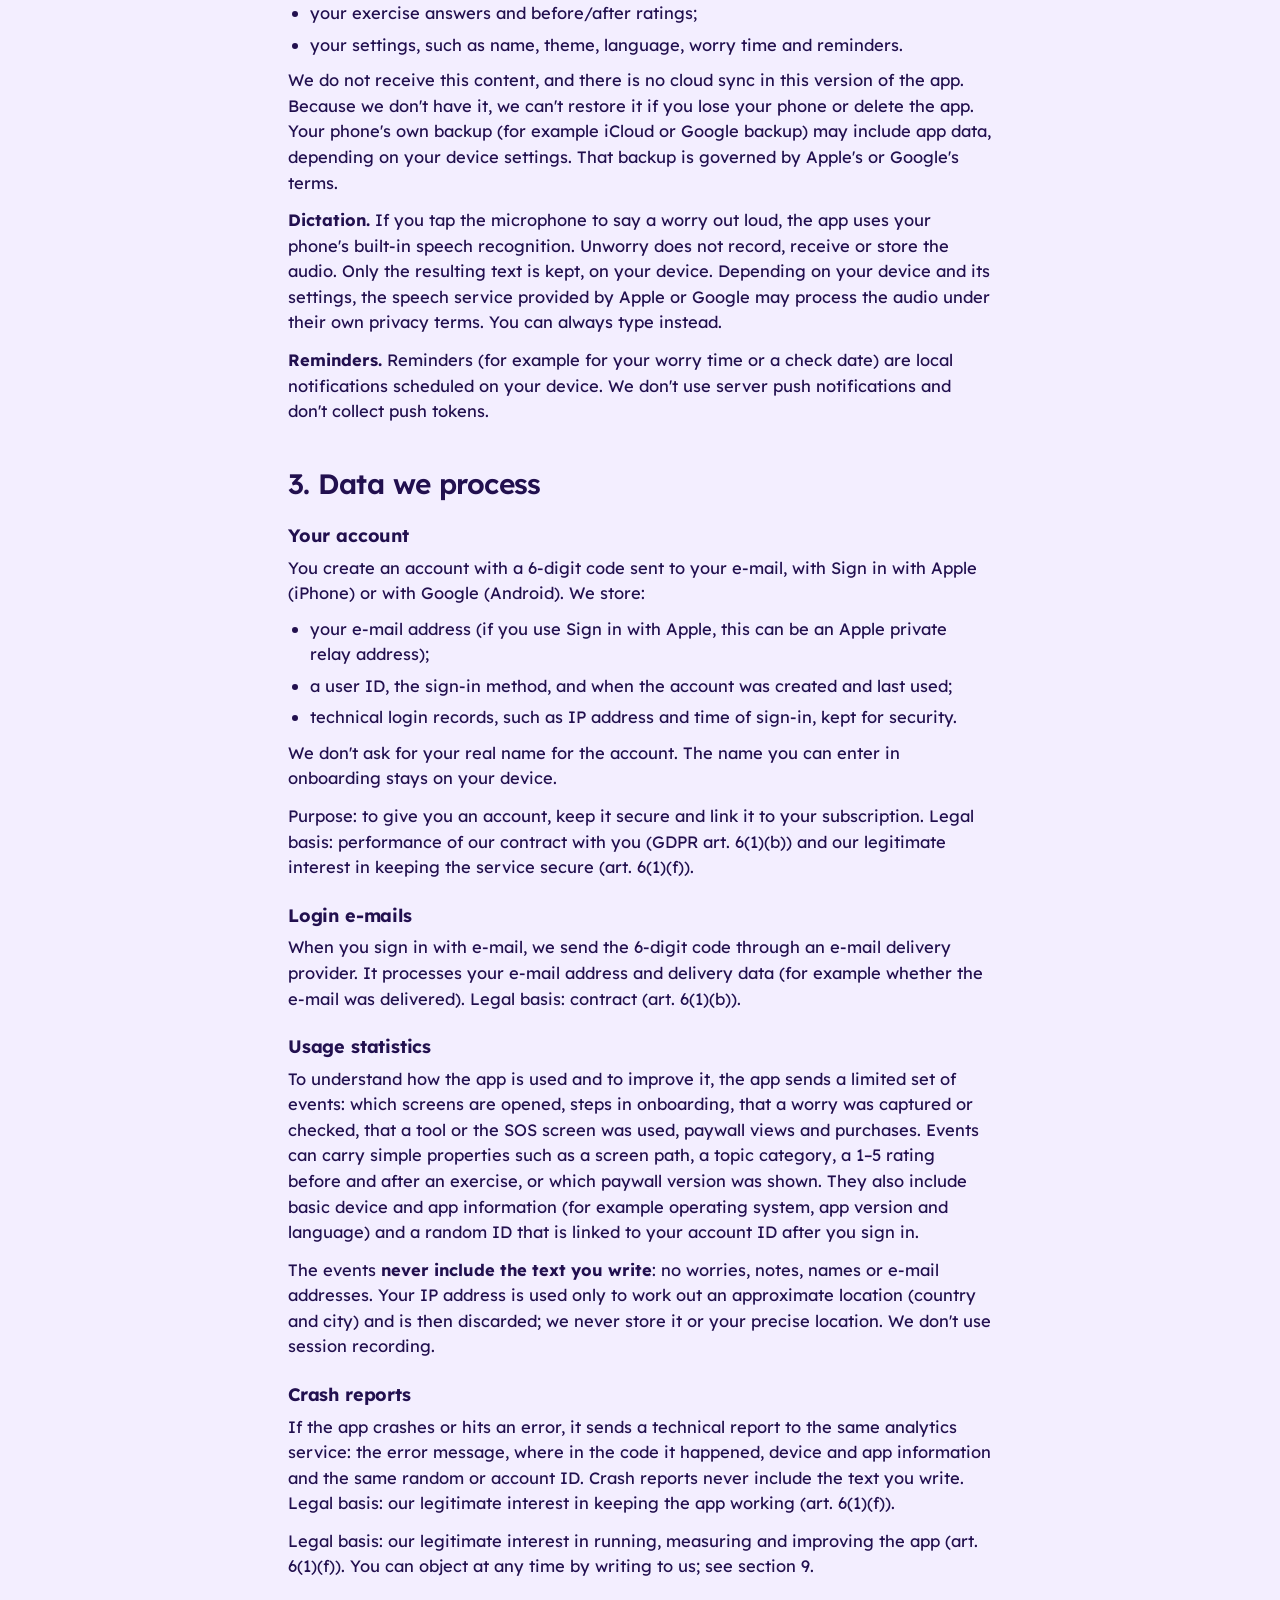
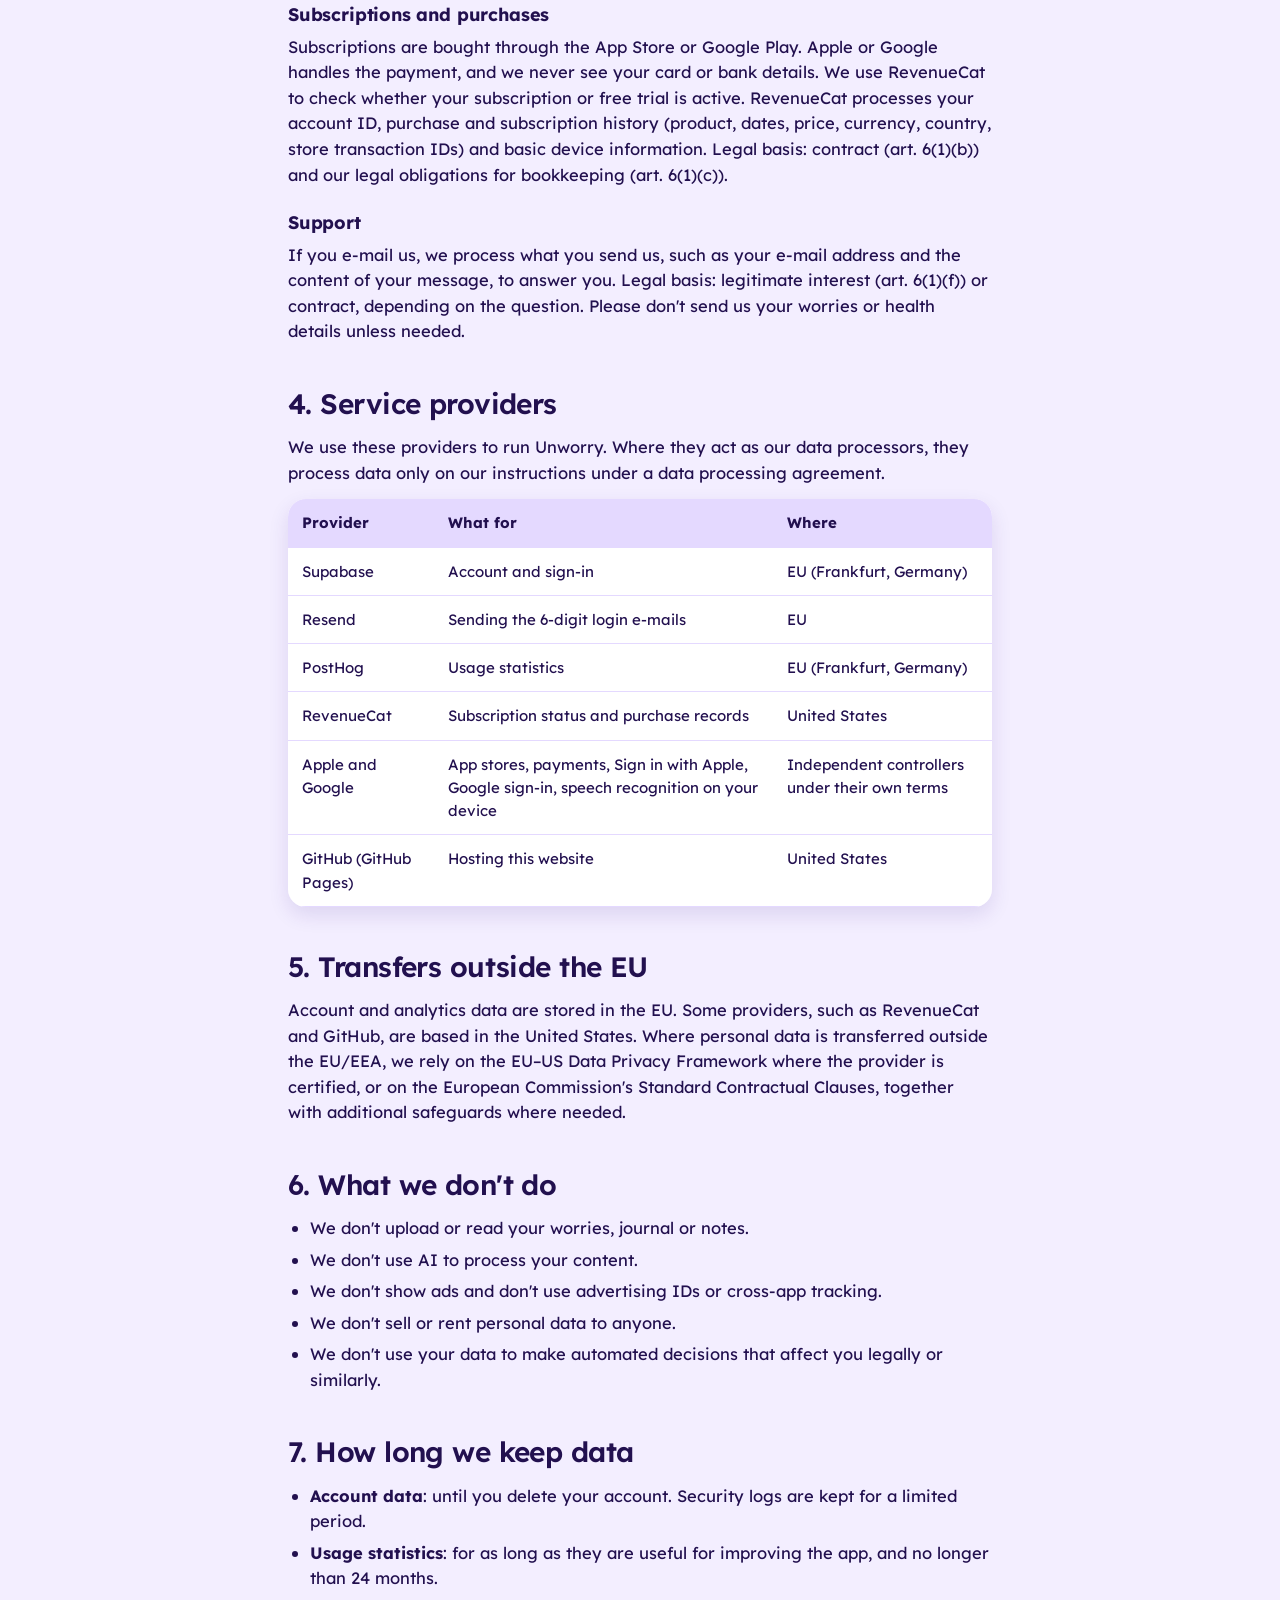
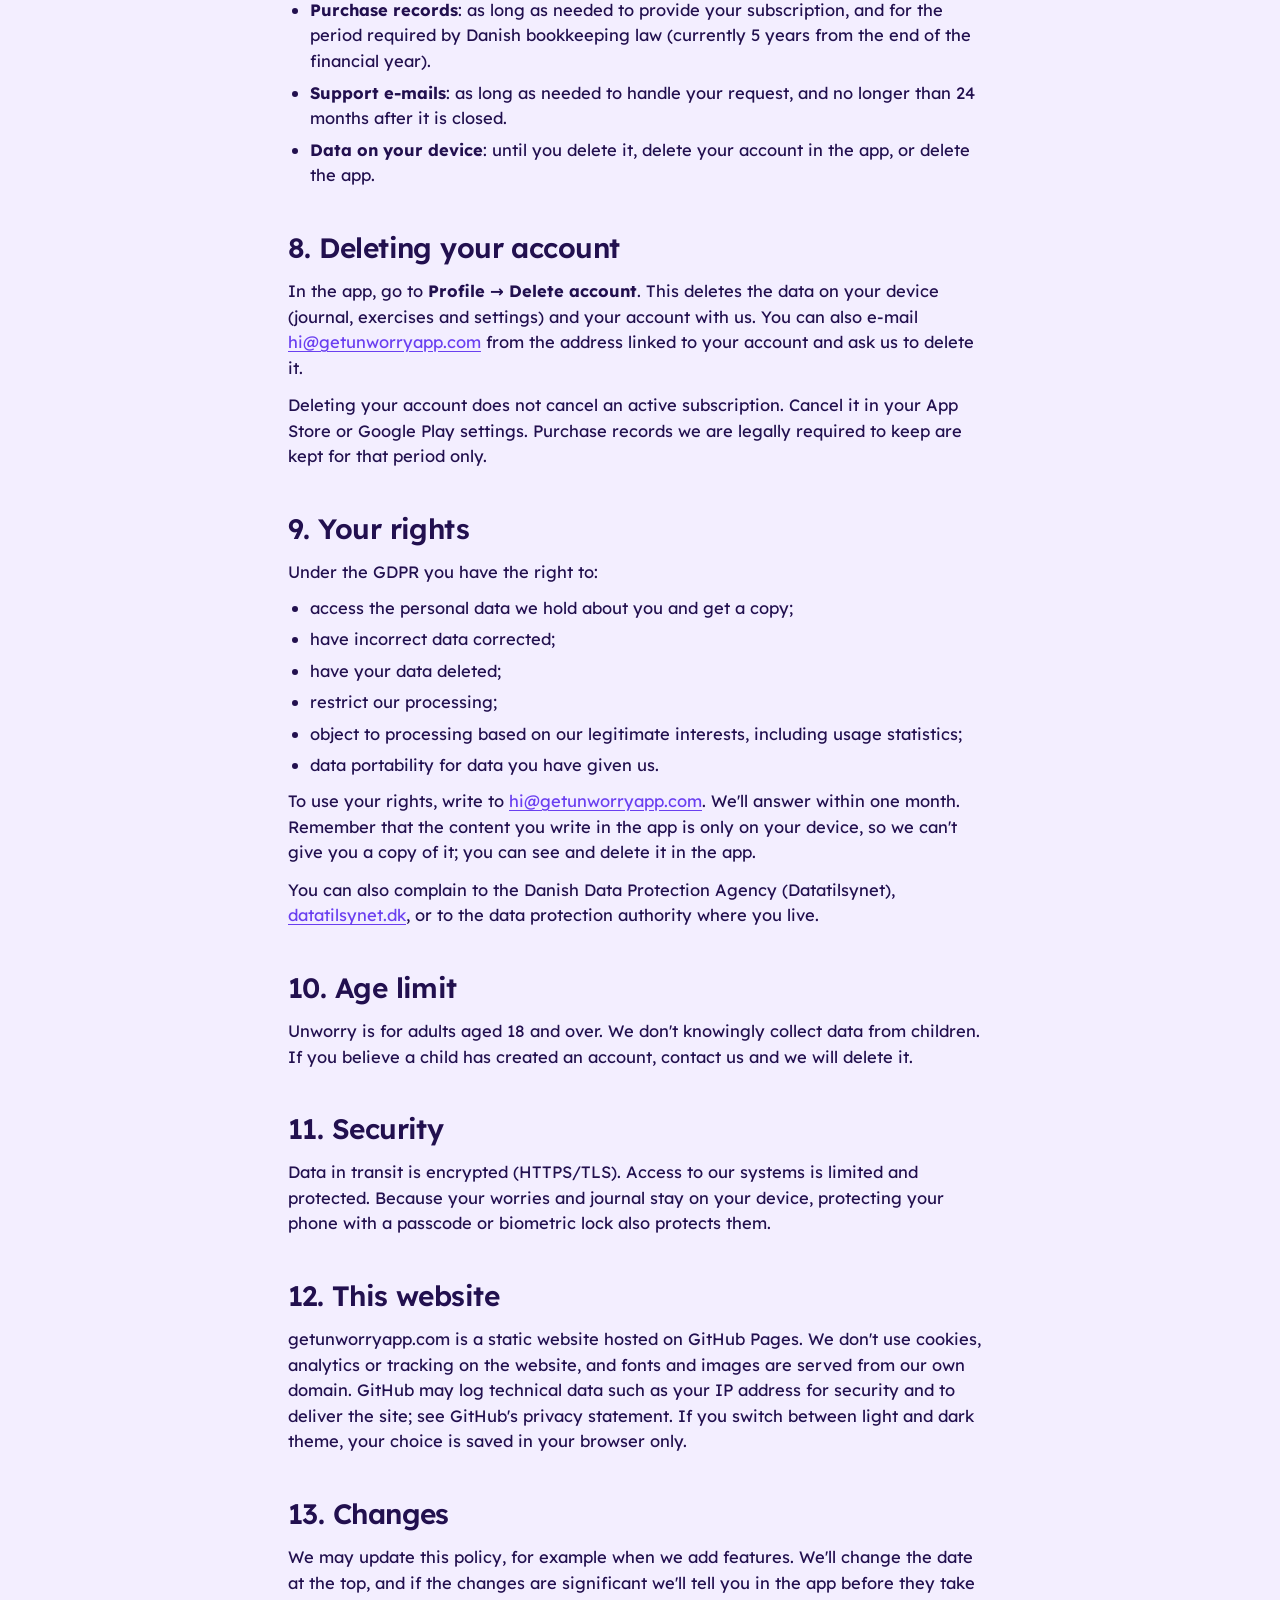
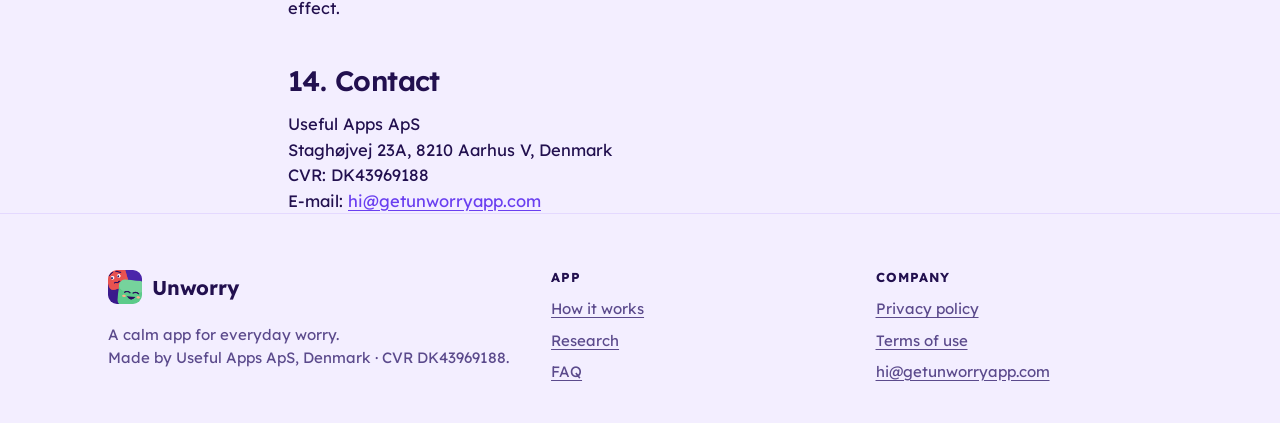
<file: privacy/index.html>
<!doctype html>
<html lang="en">
<head>
<meta charset="utf-8">
<meta name="viewport" content="width=device-width, initial-scale=1, viewport-fit=cover">
<title>Privacy policy | Unworry</title>
<meta name="description" content="How Unworry handles your data: worries stay on your device, no AI processing, no ads, no selling data. EU hosting, GDPR rights and how to delete your account.">
<link rel="canonical" href="https://getunworryapp.com/privacy/">
<meta name="theme-color" content="#2F1475">
<meta name="color-scheme" content="light dark">
<meta property="og:type" content="article">
<meta property="og:site_name" content="Unworry">
<meta property="og:title" content="Unworry privacy policy">
<meta property="og:description" content="Your worries stay on your device. No AI processing, no ads, no selling data.">
<meta property="og:url" content="https://getunworryapp.com/privacy/">
<meta property="og:image" content="https://getunworryapp.com/assets/img/og.png">
<meta property="og:image:width" content="1200">
<meta property="og:image:height" content="630">
<meta name="twitter:card" content="summary_large_image">
<meta name="twitter:title" content="Unworry privacy policy">
<meta name="twitter:description" content="Your worries stay on your device. No AI processing, no ads, no selling data.">
<meta name="twitter:image" content="https://getunworryapp.com/assets/img/og.png">
<link rel="icon" href="/favicon.ico" sizes="any">
<link rel="icon" type="image/png" sizes="32x32" href="/favicon-32.png">
<link rel="apple-touch-icon" href="/apple-touch-icon.png">
<link rel="manifest" href="/site.webmanifest">
<link rel="preload" href="/assets/fonts/lexend-latin.woff2" as="font" type="font/woff2" crossorigin>
<link rel="stylesheet" href="/assets/css/site.css">
<script>try{var t=localStorage.getItem('theme');document.documentElement.setAttribute('data-theme',t||(matchMedia('(prefers-color-scheme: dark)').matches?'dark':'light'))}catch(e){}</script>
</head>
<body>
<!--
  NOTE FOR THE OWNER: This privacy policy was drafted from what the app's code does (November 2026).
  It is not legal advice. Have it reviewed by a lawyer before launch, and re-check it whenever data handling in the app changes.
-->
<a class="skip" href="#main">Skip to content</a>

<header class="site-header">
  <div class="wrap">
    <a class="brand" href="/" aria-label="Unworry home"><img src="/assets/img/icon-128.png" alt="" width="34" height="34">Unworry</a>
    <nav class="nav" aria-label="Main">
      <a href="/#how">How it works</a>
      <a href="/#research">Research</a>
      <a href="/#features">Features</a>
      <a href="/#faq">FAQ</a>
    </nav>
    <div class="header-actions">
      <button class="theme-toggle" type="button" aria-label="Switch theme" aria-pressed="false">
        <svg class="sun" viewBox="0 0 24 24" fill="none" stroke="currentColor" stroke-width="2" stroke-linecap="round" aria-hidden="true"><circle cx="12" cy="12" r="4.5"/><path d="M12 2v2M12 20v2M4.9 4.9l1.4 1.4M17.7 17.7l1.4 1.4M2 12h2M20 12h2M4.9 19.1l1.4-1.4M17.7 6.3l1.4-1.4"/></svg>
        <svg class="moon" viewBox="0 0 24 24" fill="none" stroke="currentColor" stroke-width="2" stroke-linecap="round" stroke-linejoin="round" aria-hidden="true"><path d="M20 14.5A8 8 0 0 1 9.5 4a8 8 0 1 0 10.5 10.5z"/></svg>
      </button>
    </div>
  </div>
</header>

<main id="main">
<div class="legal-hero">
  <div class="wrap">
    <h1>Privacy policy</h1>
    <p>Last updated: 11 November 2026</p>
  </div>
</div>

<article class="wrap legal">
  <div class="summary">
    <strong>The short version</strong>
    <ul>
      <li>What you write in Unworry (worries, journal, notes, exercise answers) is stored on your device. It is not uploaded to us or synced anywhere.</li>
      <li>To create an account we store your e-mail address or your Apple or Google sign-in ID, on servers in the EU.</li>
      <li>We collect basic usage statistics and crash reports on EU servers, with only an approximate location (country and city) and no stored IP address. They never include what you write.</li>
      <li>Subscriptions are handled by Apple or Google and RevenueCat. We never see your card details.</li>
      <li>No AI processing of your content, no ads, no tracking across other apps, and we never sell data.</li>
      <li>You can delete your account in the app: Profile, then Delete account.</li>
    </ul>
  </div>

  <nav class="toc" aria-label="Contents">
    <strong>Contents</strong>
    <ol>
      <li><a href="#who">Who we are</a></li>
      <li><a href="#device">Data that stays on your device</a></li>
      <li><a href="#collect">Data we process</a></li>
      <li><a href="#providers">Service providers</a></li>
      <li><a href="#transfers">Transfers outside the EU</a></li>
      <li><a href="#notdo">What we don't do</a></li>
      <li><a href="#retention">How long we keep data</a></li>
      <li><a href="#delete">Deleting your account</a></li>
      <li><a href="#rights">Your rights</a></li>
      <li><a href="#age">Age limit</a></li>
      <li><a href="#security">Security</a></li>
      <li><a href="#website">This website</a></li>
      <li><a href="#changes">Changes</a></li>
      <li><a href="#contact">Contact</a></li>
    </ol>
  </nav>

  <h2 id="who">1. Who we are</h2>
  <p>Unworry is published by Useful Apps ApS, Staghøjvej 23A, 8210 Aarhus V, Denmark, CVR DK43969188 ("we", "us"). We are the data controller for the personal data described in this policy.</p>
  <p>Contact: <a href="mailto:hi@getunworryapp.com">hi@getunworryapp.com</a></p>
  <p>This policy covers the Unworry app for iOS and Android and the website getunworryapp.com.</p>

  <h2 id="device">2. Data that stays on your device</h2>
  <p>The core of Unworry works on your phone. The following is stored only in the app's storage on your device:</p>
  <ul>
    <li>the worries you capture, your predictions, topics, body signals and how strong the worry felt;</li>
    <li>your "did it happen?" answers, your plans and notes, your journal and weekly reflections;</li>
    <li>your exercise answers and before/after ratings;</li>
    <li>your settings, such as name, theme, language, worry time and reminders.</li>
  </ul>
  <p>We do not receive this content, and there is no cloud sync in this version of the app. Because we don't have it, we can't restore it if you lose your phone or delete the app. Your phone's own backup (for example iCloud or Google backup) may include app data, depending on your device settings. That backup is governed by Apple's or Google's terms.</p>
  <p><strong>Dictation.</strong> If you tap the microphone to say a worry out loud, the app uses your phone's built-in speech recognition. Unworry does not record, receive or store the audio. Only the resulting text is kept, on your device. Depending on your device and its settings, the speech service provided by Apple or Google may process the audio under their own privacy terms. You can always type instead.</p>
  <p><strong>Reminders.</strong> Reminders (for example for your worry time or a check date) are local notifications scheduled on your device. We don't use server push notifications and don't collect push tokens.</p>

  <h2 id="collect">3. Data we process</h2>

  <h3>Your account</h3>
  <p>You create an account with a 6-digit code sent to your e-mail, with Sign in with Apple (iPhone) or with Google (Android). We store:</p>
  <ul>
    <li>your e-mail address (if you use Sign in with Apple, this can be an Apple private relay address);</li>
    <li>a user ID, the sign-in method, and when the account was created and last used;</li>
    <li>technical login records, such as IP address and time of sign-in, kept for security.</li>
  </ul>
  <p>We don't ask for your real name for the account. The name you can enter in onboarding stays on your device.</p>
  <p>Purpose: to give you an account, keep it secure and link it to your subscription. Legal basis: performance of our contract with you (GDPR art. 6(1)(b)) and our legitimate interest in keeping the service secure (art. 6(1)(f)).</p>

  <h3>Login e-mails</h3>
  <p>When you sign in with e-mail, we send the 6-digit code through an e-mail delivery provider. It processes your e-mail address and delivery data (for example whether the e-mail was delivered). Legal basis: contract (art. 6(1)(b)).</p>

  <h3>Usage statistics</h3>
  <p>To understand how the app is used and to improve it, the app sends a limited set of events: which screens are opened, steps in onboarding, that a worry was captured or checked, that a tool or the SOS screen was used, paywall views and purchases. Events can carry simple properties such as a screen path, a topic category, a 1–5 rating before and after an exercise, or which paywall version was shown. They also include basic device and app information (for example operating system, app version and language) and a random ID that is linked to your account ID after you sign in.</p>
  <p>The events <strong>never include the text you write</strong>: no worries, notes, names or e-mail addresses. Your IP address is used only to work out an approximate location (country and city) and is then discarded; we never store it or your precise location. We don't use session recording.</p>
  <h3>Crash reports</h3>
  <p>If the app crashes or hits an error, it sends a technical report to the same analytics service: the error message, where in the code it happened, device and app information and the same random or account ID. Crash reports never include the text you write. Legal basis: our legitimate interest in keeping the app working (art. 6(1)(f)).</p>
  <p>Legal basis: our legitimate interest in running, measuring and improving the app (art. 6(1)(f)). You can object at any time by writing to us; see section 9.</p>

  <h3>Subscriptions and purchases</h3>
  <p>Subscriptions are bought through the App Store or Google Play. Apple or Google handles the payment, and we never see your card or bank details. We use RevenueCat to check whether your subscription or free trial is active. RevenueCat processes your account ID, purchase and subscription history (product, dates, price, currency, country, store transaction IDs) and basic device information. Legal basis: contract (art. 6(1)(b)) and our legal obligations for bookkeeping (art. 6(1)(c)).</p>

  <h3>Support</h3>
  <p>If you e-mail us, we process what you send us, such as your e-mail address and the content of your message, to answer you. Legal basis: legitimate interest (art. 6(1)(f)) or contract, depending on the question. Please don't send us your worries or health details unless needed.</p>

  <h2 id="providers">4. Service providers</h2>
  <p>We use these providers to run Unworry. Where they act as our data processors, they process data only on our instructions under a data processing agreement.</p>
  <div class="table-scroll">
  <table>
    <thead><tr><th>Provider</th><th>What for</th><th>Where</th></tr></thead>
    <tbody>
      <tr><td>Supabase</td><td>Account and sign-in</td><td>EU (Frankfurt, Germany)</td></tr>
      <tr><td>Resend</td><td>Sending the 6-digit login e-mails</td><td>EU</td></tr>
      <tr><td>PostHog</td><td>Usage statistics</td><td>EU (Frankfurt, Germany)</td></tr>
      <tr><td>RevenueCat</td><td>Subscription status and purchase records</td><td>United States</td></tr>
      <tr><td>Apple and Google</td><td>App stores, payments, Sign in with Apple, Google sign-in, speech recognition on your device</td><td>Independent controllers under their own terms</td></tr>
      <tr><td>GitHub (GitHub Pages)</td><td>Hosting this website</td><td>United States</td></tr>
    </tbody>
  </table>
  </div>

  <h2 id="transfers">5. Transfers outside the EU</h2>
  <p>Account and analytics data are stored in the EU. Some providers, such as RevenueCat and GitHub, are based in the United States. Where personal data is transferred outside the EU/EEA, we rely on the EU–US Data Privacy Framework where the provider is certified, or on the European Commission's Standard Contractual Clauses, together with additional safeguards where needed.</p>

  <h2 id="notdo">6. What we don't do</h2>
  <ul>
    <li>We don't upload or read your worries, journal or notes.</li>
    <li>We don't use AI to process your content.</li>
    <li>We don't show ads and don't use advertising IDs or cross-app tracking.</li>
    <li>We don't sell or rent personal data to anyone.</li>
    <li>We don't use your data to make automated decisions that affect you legally or similarly.</li>
  </ul>

  <h2 id="retention">7. How long we keep data</h2>
  <ul>
    <li><strong>Account data</strong>: until you delete your account. Security logs are kept for a limited period.</li>
    <li><strong>Usage statistics</strong>: for as long as they are useful for improving the app, and no longer than 24 months.</li>
    <li><strong>Purchase records</strong>: as long as needed to provide your subscription, and for the period required by Danish bookkeeping law (currently 5 years from the end of the financial year).</li>
    <li><strong>Support e-mails</strong>: as long as needed to handle your request, and no longer than 24 months after it is closed.</li>
    <li><strong>Data on your device</strong>: until you delete it, delete your account in the app, or delete the app.</li>
  </ul>

  <h2 id="delete">8. Deleting your account</h2>
  <p>In the app, go to <strong>Profile → Delete account</strong>. This deletes the data on your device (journal, exercises and settings) and your account with us. You can also e-mail <a href="mailto:hi@getunworryapp.com">hi@getunworryapp.com</a> from the address linked to your account and ask us to delete it.</p>
  <p>Deleting your account does not cancel an active subscription. Cancel it in your App Store or Google Play settings. Purchase records we are legally required to keep are kept for that period only.</p>

  <h2 id="rights">9. Your rights</h2>
  <p>Under the GDPR you have the right to:</p>
  <ul>
    <li>access the personal data we hold about you and get a copy;</li>
    <li>have incorrect data corrected;</li>
    <li>have your data deleted;</li>
    <li>restrict our processing;</li>
    <li>object to processing based on our legitimate interests, including usage statistics;</li>
    <li>data portability for data you have given us.</li>
  </ul>
  <p>To use your rights, write to <a href="mailto:hi@getunworryapp.com">hi@getunworryapp.com</a>. We'll answer within one month. Remember that the content you write in the app is only on your device, so we can't give you a copy of it; you can see and delete it in the app.</p>
  <p>You can also complain to the Danish Data Protection Agency (Datatilsynet), <a href="https://www.datatilsynet.dk" rel="noopener">datatilsynet.dk</a>, or to the data protection authority where you live.</p>

  <h2 id="age">10. Age limit</h2>
  <p>Unworry is for adults aged 18 and over. We don't knowingly collect data from children. If you believe a child has created an account, contact us and we will delete it.</p>

  <h2 id="security">11. Security</h2>
  <p>Data in transit is encrypted (HTTPS/TLS). Access to our systems is limited and protected. Because your worries and journal stay on your device, protecting your phone with a passcode or biometric lock also protects them.</p>

  <h2 id="website">12. This website</h2>
  <p>getunworryapp.com is a static website hosted on GitHub Pages. We don't use cookies, analytics or tracking on the website, and fonts and images are served from our own domain. GitHub may log technical data such as your IP address for security and to deliver the site; see GitHub's privacy statement. If you switch between light and dark theme, your choice is saved in your browser only.</p>

  <h2 id="changes">13. Changes</h2>
  <p>We may update this policy, for example when we add features. We'll change the date at the top, and if the changes are significant we'll tell you in the app before they take effect.</p>

  <h2 id="contact">14. Contact</h2>
  <p>Useful Apps ApS<br>Staghøjvej 23A, 8210 Aarhus V, Denmark<br>CVR: DK43969188<br>E-mail: <a href="mailto:hi@getunworryapp.com">hi@getunworryapp.com</a></p>
</article>
</main>

<footer class="site-footer">
  <div class="wrap">
    <div class="footer-grid">
      <div>
        <a class="brand" href="/"><img src="/assets/img/icon-128.png" alt="" width="34" height="34" loading="lazy">Unworry</a>
        <p style="margin-top:12px">A calm app for everyday worry.<br>Made by Useful Apps ApS, Denmark · CVR DK43969188.</p>
      </div>
      <div>
        <h2>App</h2>
        <ul>
          <li><a href="/#how">How it works</a></li>
          <li><a href="/#research">Research</a></li>
          <li><a href="/#faq">FAQ</a></li>
        </ul>
      </div>
      <div>
        <h2>Company</h2>
        <ul>
          <li><a href="/privacy/" aria-current="page">Privacy policy</a></li>
          <li><a href="/terms/">Terms of use</a></li>
          <li><a href="mailto:hi@getunworryapp.com">hi@getunworryapp.com</a></li>
        </ul>
      </div>
    </div>
  </div>
</footer>
<script src="/assets/js/site.js" defer></script>
</body>
</html>
</file>
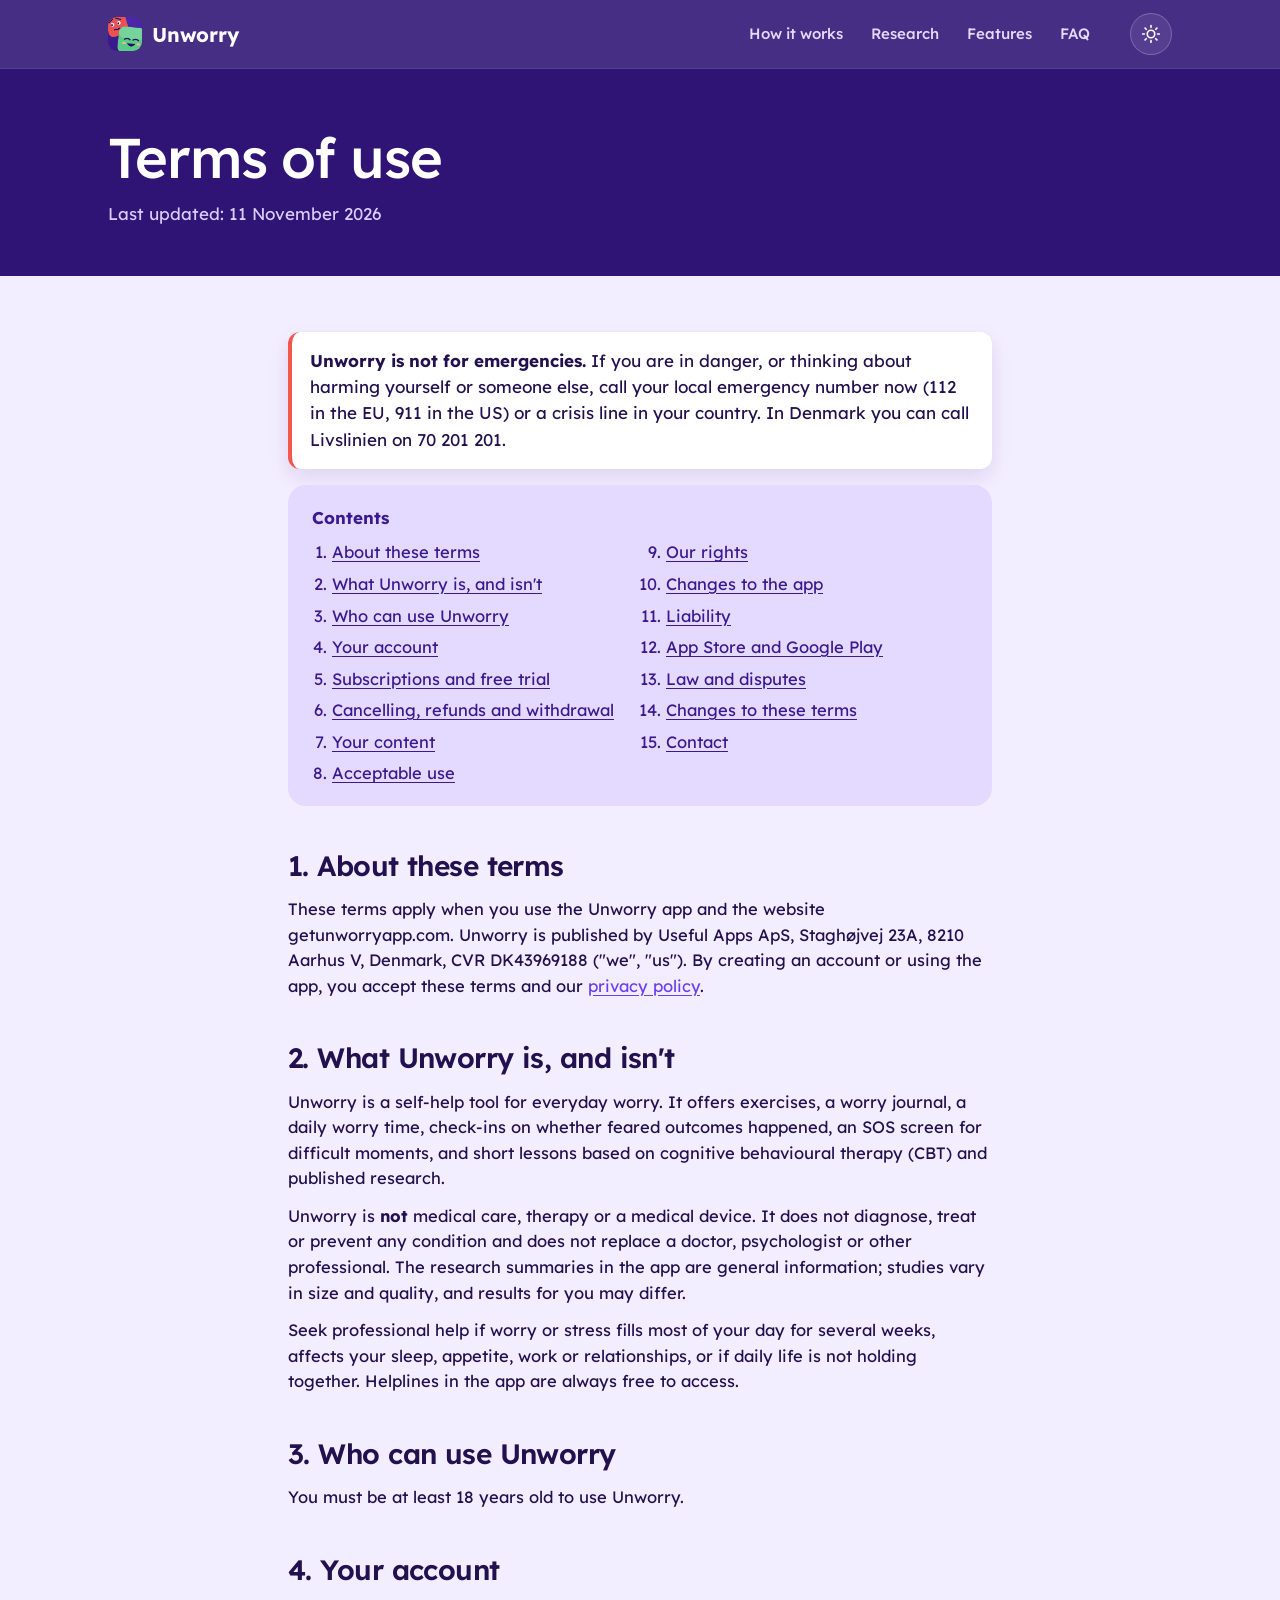
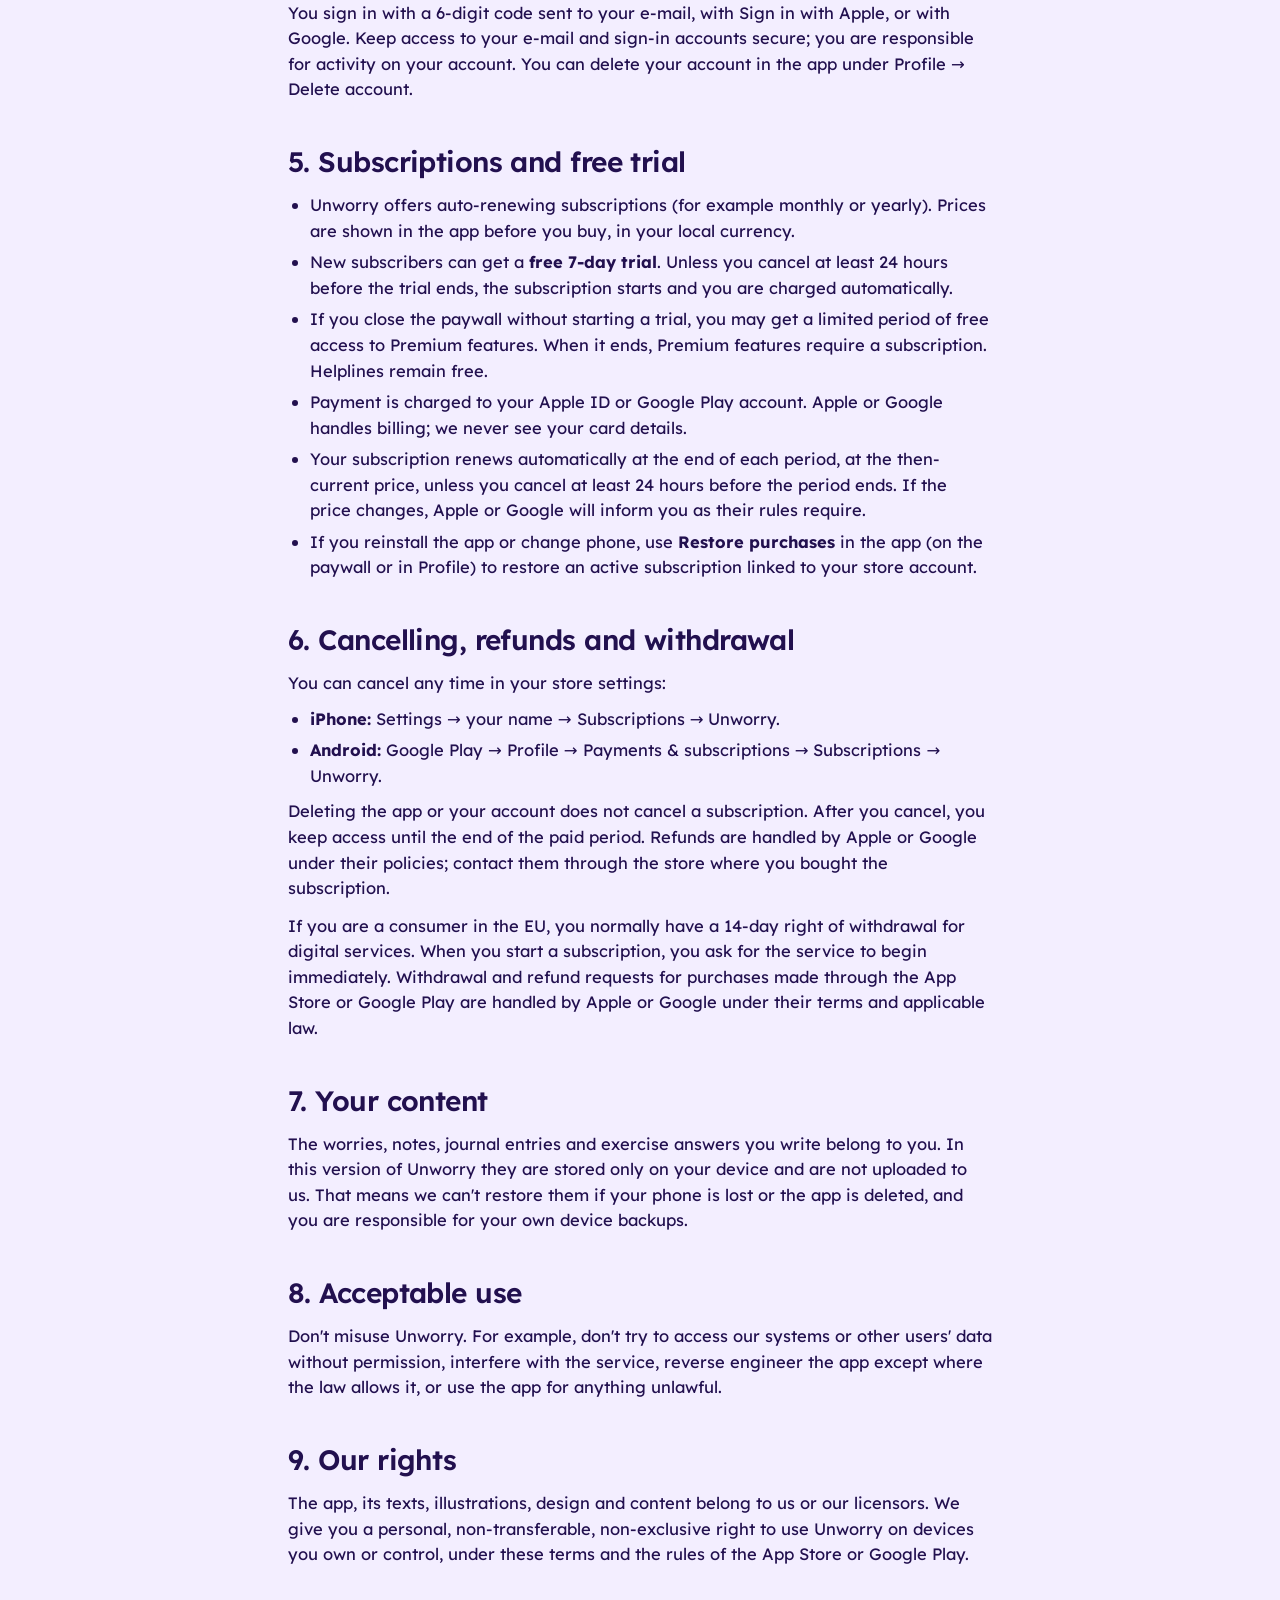
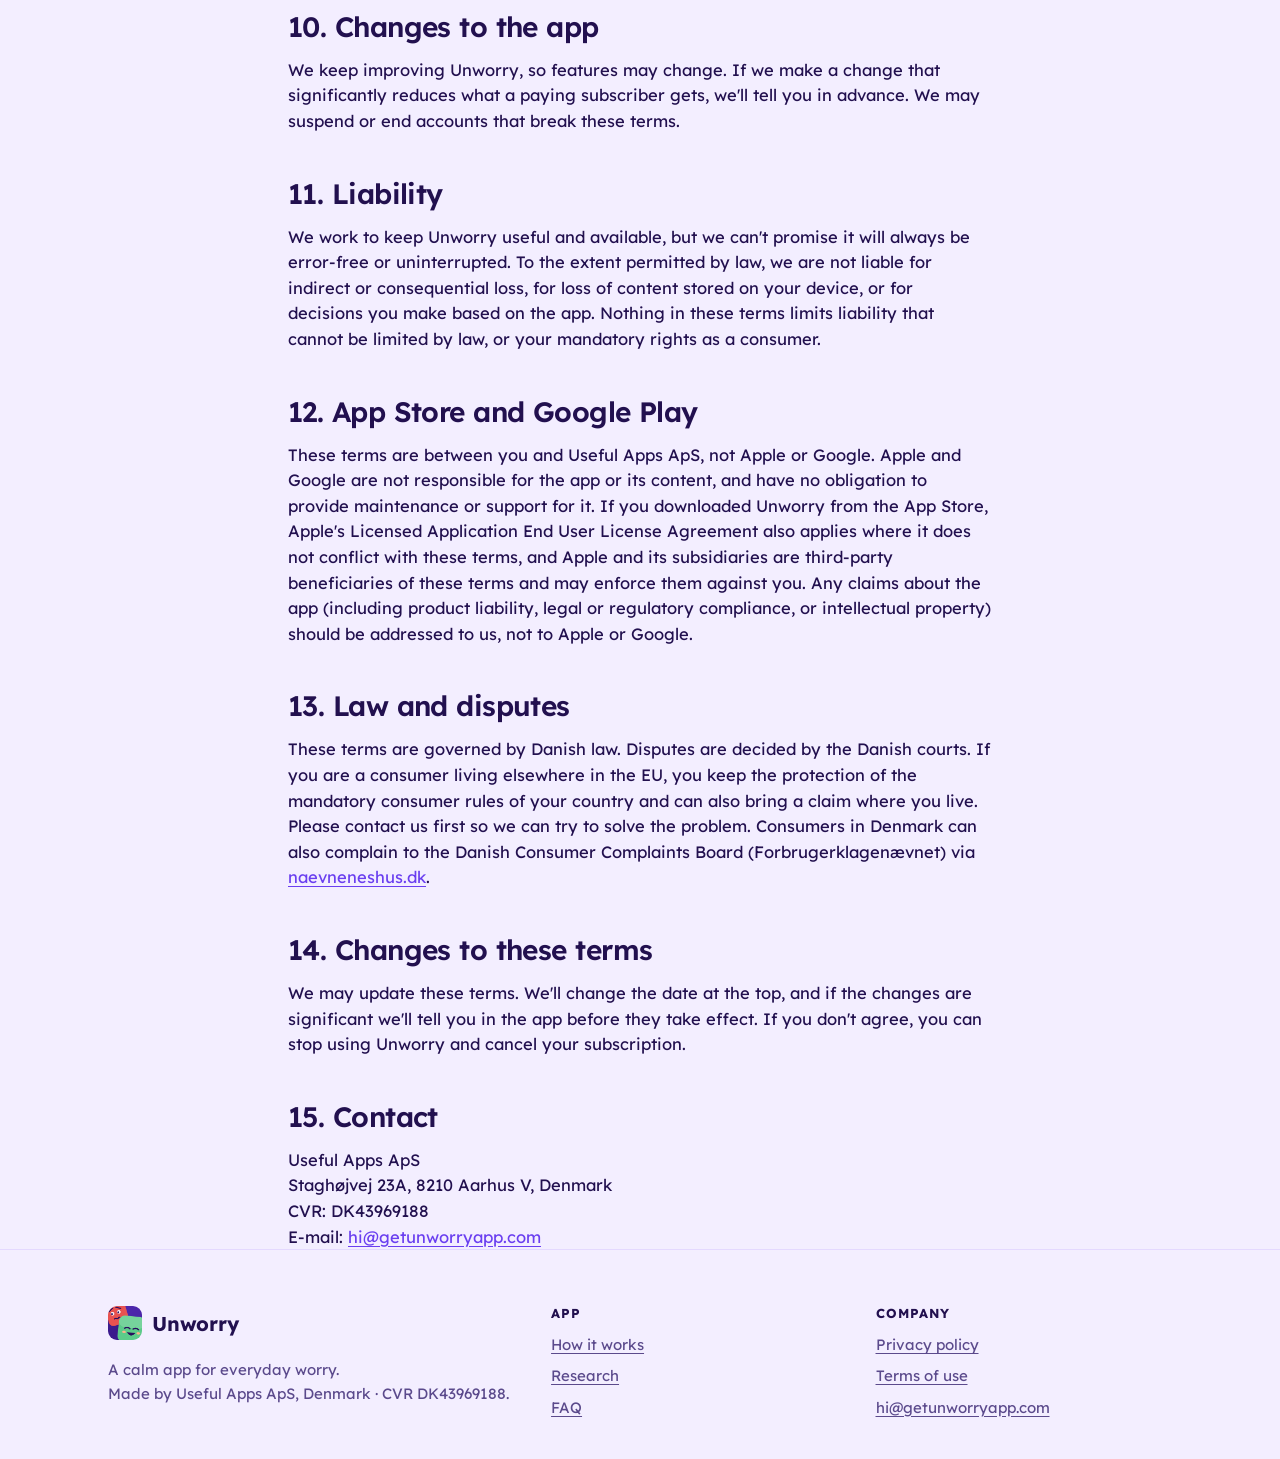
<file: terms/index.html>
<!doctype html>
<html lang="en">
<head>
<meta charset="utf-8">
<meta name="viewport" content="width=device-width, initial-scale=1, viewport-fit=cover">
<title>Terms of use | Unworry</title>
<meta name="description" content="Terms of use for the Unworry app: what Unworry is and isn't, subscriptions and free trial, cancellation, your content and Danish law.">
<link rel="canonical" href="https://getunworryapp.com/terms/">
<meta name="theme-color" content="#2F1475">
<meta name="color-scheme" content="light dark">
<meta property="og:type" content="article">
<meta property="og:site_name" content="Unworry">
<meta property="og:title" content="Unworry terms of use">
<meta property="og:description" content="What Unworry is and isn't, subscriptions, free trial and cancellation.">
<meta property="og:url" content="https://getunworryapp.com/terms/">
<meta property="og:image" content="https://getunworryapp.com/assets/img/og.png">
<meta property="og:image:width" content="1200">
<meta property="og:image:height" content="630">
<meta name="twitter:card" content="summary_large_image">
<meta name="twitter:title" content="Unworry terms of use">
<meta name="twitter:description" content="What Unworry is and isn't, subscriptions, free trial and cancellation.">
<meta name="twitter:image" content="https://getunworryapp.com/assets/img/og.png">
<link rel="icon" href="/favicon.ico" sizes="any">
<link rel="icon" type="image/png" sizes="32x32" href="/favicon-32.png">
<link rel="apple-touch-icon" href="/apple-touch-icon.png">
<link rel="manifest" href="/site.webmanifest">
<link rel="preload" href="/assets/fonts/lexend-latin.woff2" as="font" type="font/woff2" crossorigin>
<link rel="stylesheet" href="/assets/css/site.css">
<script>try{var t=localStorage.getItem('theme');document.documentElement.setAttribute('data-theme',t||(matchMedia('(prefers-color-scheme: dark)').matches?'dark':'light'))}catch(e){}</script>
</head>
<body>
<!--
  NOTE FOR THE OWNER: These terms were drafted from what the app does (November 2026).
  They are not legal advice. Have them reviewed by a lawyer before launch (especially sections 6, 11 and 13),
  and add the company's CVR number and postal address in section 1.
-->
<a class="skip" href="#main">Skip to content</a>

<header class="site-header">
  <div class="wrap">
    <a class="brand" href="/" aria-label="Unworry home"><img src="/assets/img/icon-128.png" alt="" width="34" height="34">Unworry</a>
    <nav class="nav" aria-label="Main">
      <a href="/#how">How it works</a>
      <a href="/#research">Research</a>
      <a href="/#features">Features</a>
      <a href="/#faq">FAQ</a>
    </nav>
    <div class="header-actions">
      <button class="theme-toggle" type="button" aria-label="Switch theme" aria-pressed="false">
        <svg class="sun" viewBox="0 0 24 24" fill="none" stroke="currentColor" stroke-width="2" stroke-linecap="round" aria-hidden="true"><circle cx="12" cy="12" r="4.5"/><path d="M12 2v2M12 20v2M4.9 4.9l1.4 1.4M17.7 17.7l1.4 1.4M2 12h2M20 12h2M4.9 19.1l1.4-1.4M17.7 6.3l1.4-1.4"/></svg>
        <svg class="moon" viewBox="0 0 24 24" fill="none" stroke="currentColor" stroke-width="2" stroke-linecap="round" stroke-linejoin="round" aria-hidden="true"><path d="M20 14.5A8 8 0 0 1 9.5 4a8 8 0 1 0 10.5 10.5z"/></svg>
      </button>
    </div>
  </div>
</header>

<main id="main">
<div class="legal-hero">
  <div class="wrap">
    <h1>Terms of use</h1>
    <p>Last updated: 11 November 2026</p>
  </div>
</div>

<article class="wrap legal">
  <div class="callout">
    <strong>Unworry is not for emergencies.</strong> If you are in danger, or thinking about harming yourself or someone else, call your local emergency number now (112 in the EU, 911 in the US) or a crisis line in your country. In Denmark you can call Livslinien on 70 201 201.
  </div>

  <nav class="toc" aria-label="Contents">
    <strong>Contents</strong>
    <ol>
      <li><a href="#about">About these terms</a></li>
      <li><a href="#what">What Unworry is, and isn't</a></li>
      <li><a href="#age">Who can use Unworry</a></li>
      <li><a href="#account">Your account</a></li>
      <li><a href="#subs">Subscriptions and free trial</a></li>
      <li><a href="#cancel">Cancelling, refunds and withdrawal</a></li>
      <li><a href="#content">Your content</a></li>
      <li><a href="#use">Acceptable use</a></li>
      <li><a href="#ip">Our rights</a></li>
      <li><a href="#changes-service">Changes to the app</a></li>
      <li><a href="#liability">Liability</a></li>
      <li><a href="#stores">App Store and Google Play</a></li>
      <li><a href="#law">Law and disputes</a></li>
      <li><a href="#changes">Changes to these terms</a></li>
      <li><a href="#contact">Contact</a></li>
    </ol>
  </nav>

  <h2 id="about">1. About these terms</h2>
  <p>These terms apply when you use the Unworry app and the website getunworryapp.com. Unworry is published by Useful Apps ApS, Staghøjvej 23A, 8210 Aarhus V, Denmark, CVR DK43969188 ("we", "us"). By creating an account or using the app, you accept these terms and our <a href="/privacy/">privacy policy</a>.</p>

  <h2 id="what">2. What Unworry is, and isn't</h2>
  <p>Unworry is a self-help tool for everyday worry. It offers exercises, a worry journal, a daily worry time, check-ins on whether feared outcomes happened, an SOS screen for difficult moments, and short lessons based on cognitive behavioural therapy (CBT) and published research.</p>
  <p>Unworry is <strong>not</strong> medical care, therapy or a medical device. It does not diagnose, treat or prevent any condition and does not replace a doctor, psychologist or other professional. The research summaries in the app are general information; studies vary in size and quality, and results for you may differ.</p>
  <p>Seek professional help if worry or stress fills most of your day for several weeks, affects your sleep, appetite, work or relationships, or if daily life is not holding together. Helplines in the app are always free to access.</p>

  <h2 id="age">3. Who can use Unworry</h2>
  <p>You must be at least 18 years old to use Unworry.</p>

  <h2 id="account">4. Your account</h2>
  <p>You sign in with a 6-digit code sent to your e-mail, with Sign in with Apple, or with Google. Keep access to your e-mail and sign-in accounts secure; you are responsible for activity on your account. You can delete your account in the app under Profile → Delete account.</p>

  <h2 id="subs">5. Subscriptions and free trial</h2>
  <ul>
    <li>Unworry offers auto-renewing subscriptions (for example monthly or yearly). Prices are shown in the app before you buy, in your local currency.</li>
    <li>New subscribers can get a <strong>free 7-day trial</strong>. Unless you cancel at least 24 hours before the trial ends, the subscription starts and you are charged automatically.</li>
    <li>If you close the paywall without starting a trial, you may get a limited period of free access to Premium features. When it ends, Premium features require a subscription. Helplines remain free.</li>
    <li>Payment is charged to your Apple ID or Google Play account. Apple or Google handles billing; we never see your card details.</li>
    <li>Your subscription renews automatically at the end of each period, at the then-current price, unless you cancel at least 24 hours before the period ends. If the price changes, Apple or Google will inform you as their rules require.</li>
    <li>If you reinstall the app or change phone, use <strong>Restore purchases</strong> in the app (on the paywall or in Profile) to restore an active subscription linked to your store account.</li>
  </ul>

  <h2 id="cancel">6. Cancelling, refunds and withdrawal</h2>
  <p>You can cancel any time in your store settings:</p>
  <ul>
    <li><strong>iPhone:</strong> Settings → your name → Subscriptions → Unworry.</li>
    <li><strong>Android:</strong> Google Play → Profile → Payments &amp; subscriptions → Subscriptions → Unworry.</li>
  </ul>
  <p>Deleting the app or your account does not cancel a subscription. After you cancel, you keep access until the end of the paid period. Refunds are handled by Apple or Google under their policies; contact them through the store where you bought the subscription.</p>
  <p>If you are a consumer in the EU, you normally have a 14-day right of withdrawal for digital services. When you start a subscription, you ask for the service to begin immediately. Withdrawal and refund requests for purchases made through the App Store or Google Play are handled by Apple or Google under their terms and applicable law.</p>

  <h2 id="content">7. Your content</h2>
  <p>The worries, notes, journal entries and exercise answers you write belong to you. In this version of Unworry they are stored only on your device and are not uploaded to us. That means we can't restore them if your phone is lost or the app is deleted, and you are responsible for your own device backups.</p>

  <h2 id="use">8. Acceptable use</h2>
  <p>Don't misuse Unworry. For example, don't try to access our systems or other users' data without permission, interfere with the service, reverse engineer the app except where the law allows it, or use the app for anything unlawful.</p>

  <h2 id="ip">9. Our rights</h2>
  <p>The app, its texts, illustrations, design and content belong to us or our licensors. We give you a personal, non-transferable, non-exclusive right to use Unworry on devices you own or control, under these terms and the rules of the App Store or Google Play.</p>

  <h2 id="changes-service">10. Changes to the app</h2>
  <p>We keep improving Unworry, so features may change. If we make a change that significantly reduces what a paying subscriber gets, we'll tell you in advance. We may suspend or end accounts that break these terms.</p>

  <h2 id="liability">11. Liability</h2>
  <p>We work to keep Unworry useful and available, but we can't promise it will always be error-free or uninterrupted. To the extent permitted by law, we are not liable for indirect or consequential loss, for loss of content stored on your device, or for decisions you make based on the app. Nothing in these terms limits liability that cannot be limited by law, or your mandatory rights as a consumer.</p>

  <h2 id="stores">12. App Store and Google Play</h2>
  <p>These terms are between you and Useful Apps ApS, not Apple or Google. Apple and Google are not responsible for the app or its content, and have no obligation to provide maintenance or support for it. If you downloaded Unworry from the App Store, Apple's Licensed Application End User License Agreement also applies where it does not conflict with these terms, and Apple and its subsidiaries are third-party beneficiaries of these terms and may enforce them against you. Any claims about the app (including product liability, legal or regulatory compliance, or intellectual property) should be addressed to us, not to Apple or Google.</p>

  <h2 id="law">13. Law and disputes</h2>
  <p>These terms are governed by Danish law. Disputes are decided by the Danish courts. If you are a consumer living elsewhere in the EU, you keep the protection of the mandatory consumer rules of your country and can also bring a claim where you live. Please contact us first so we can try to solve the problem. Consumers in Denmark can also complain to the Danish Consumer Complaints Board (Forbrugerklagenævnet) via <a href="https://www.naevneneshus.dk" rel="noopener">naevneneshus.dk</a>.</p>

  <h2 id="changes">14. Changes to these terms</h2>
  <p>We may update these terms. We'll change the date at the top, and if the changes are significant we'll tell you in the app before they take effect. If you don't agree, you can stop using Unworry and cancel your subscription.</p>

  <h2 id="contact">15. Contact</h2>
  <p>Useful Apps ApS<br>Staghøjvej 23A, 8210 Aarhus V, Denmark<br>CVR: DK43969188<br>E-mail: <a href="mailto:hi@getunworryapp.com">hi@getunworryapp.com</a></p>
</article>
</main>

<footer class="site-footer">
  <div class="wrap">
    <div class="footer-grid">
      <div>
        <a class="brand" href="/"><img src="/assets/img/icon-128.png" alt="" width="34" height="34" loading="lazy">Unworry</a>
        <p style="margin-top:12px">A calm app for everyday worry.<br>Made by Useful Apps ApS, Denmark · CVR DK43969188.</p>
      </div>
      <div>
        <h2>App</h2>
        <ul>
          <li><a href="/#how">How it works</a></li>
          <li><a href="/#research">Research</a></li>
          <li><a href="/#faq">FAQ</a></li>
        </ul>
      </div>
      <div>
        <h2>Company</h2>
        <ul>
          <li><a href="/privacy/">Privacy policy</a></li>
          <li><a href="/terms/" aria-current="page">Terms of use</a></li>
          <li><a href="mailto:hi@getunworryapp.com">hi@getunworryapp.com</a></li>
        </ul>
      </div>
    </div>
  </div>
</footer>
<script src="/assets/js/site.js" defer></script>
</body>
</html>
</file>
<file: assets/css/site.css>
/* Unworry website. Tokens follow the app's design tokens (design/03-design-tokens.json). */
@font-face {
  font-family: 'Lexend';
  font-style: normal;
  font-weight: 400 800;
  font-display: swap;
  src: url('../fonts/lexend-latin.woff2') format('woff2');
}

:root {
  --sheet: #F3EEFF;
  --card: #FFFFFF;
  --text: #22104F;
  --muted: #5B4A8C;
  --chip: #E4D9FF;
  --chip-text: #3B1A8F;
  --line: #E4D9FF;
  --primary: #6A3FF0;
  --accent: #6A3FF0;
  --shadow: 0 8px 20px rgba(59, 26, 143, 0.12);
  --hero: #2F1475;
  --hero-c1: #3B1A8F;
  --hero-c2: #5A30C4;
  --lilac: #C7A6FF;
  --lilac-200: #DCCBFF;
  --yellow: #FFD54A;
  --yellow-ink: #2F1475;
  --green: #5CCB8A;
  --red: #F2564D;
  --orange: #FF9C6B;
  --blue: #8FD3F5;
  --pink: #F78FB3;
  --violet-soft: #B9A3F5;
  --teal: #7FD8C8;
  --radius: 24px;
  --radius-s: 18px;
  --wrap: 1120px;
  color-scheme: light;
}

@media (prefers-color-scheme: dark) {
  :root:not([data-theme="light"]) {
    --sheet: #150F2C;
    --card: #221A42;
    --text: #F1ECFF;
    --muted: #B3A8D6;
    --chip: #2E2459;
    --chip-text: #D9CCFF;
    --line: #342A63;
    --primary: #7B57F7;
    --accent: #C7A6FF;
    --shadow: 0 12px 24px rgba(0, 0, 0, 0.35);
    --hero: #110A24;
    --hero-c1: #1C1240;
    --hero-c2: #2A1B5C;
    color-scheme: dark;
  }
}
:root[data-theme="dark"] {
  --sheet: #150F2C;
  --card: #221A42;
  --text: #F1ECFF;
  --muted: #B3A8D6;
  --chip: #2E2459;
  --chip-text: #D9CCFF;
  --line: #342A63;
  --primary: #7B57F7;
  --accent: #C7A6FF;
  --shadow: 0 12px 24px rgba(0, 0, 0, 0.35);
  --hero: #110A24;
  --hero-c1: #1C1240;
  --hero-c2: #2A1B5C;
  color-scheme: dark;
}

*, *::before, *::after { box-sizing: border-box; }
html { -webkit-text-size-adjust: 100%; scroll-behavior: smooth; scroll-padding-top: 84px; }
@media (prefers-reduced-motion: reduce) { html { scroll-behavior: auto; } *, *::before, *::after { transition: none !important; animation: none !important; } }
body {
  margin: 0;
  font-family: 'Lexend', system-ui, -apple-system, 'Segoe UI', Roboto, sans-serif;
  font-size: 17px;
  line-height: 1.55;
  color: var(--text);
  background: var(--sheet);
  overflow-x: hidden;
}
img { max-width: 100%; height: auto; display: block; }
a { color: var(--accent); text-underline-offset: 3px; }
a:hover { text-decoration-thickness: 2px; }
:focus-visible { outline: 3px solid var(--yellow); outline-offset: 3px; border-radius: 6px; }
h1, h2, h3 { line-height: 1.15; letter-spacing: -0.02em; margin: 0; }
h1 { font-weight: 500; }
h2 { font-weight: 500; font-size: clamp(30px, 4.6vw, 46px); }
h3 { font-weight: 700; font-size: 19px; letter-spacing: -0.01em; }
p { margin: 0; }
.hl { color: var(--lilac); font-weight: 700; }
.wrap { width: 100%; max-width: var(--wrap); margin: 0 auto; padding: 0 16px; }
@media (min-width: 640px) { .wrap { padding: 0 28px; } }
.skip { position: absolute; left: -9999px; top: 8px; background: var(--yellow); color: var(--yellow-ink); padding: 10px 16px; border-radius: 999px; z-index: 100; font-weight: 700; }
.skip:focus { left: 8px; }
.eyebrow { font-size: 13px; font-weight: 700; letter-spacing: 0.08em; text-transform: uppercase; color: var(--accent); margin-bottom: 14px; }
.lead { font-size: clamp(17px, 2vw, 20px); color: var(--muted); }
.section { padding: 72px 0; }
@media (min-width: 900px) { .section { padding: 112px 0; } }
.section-head { max-width: 720px; margin-bottom: 40px; }
.section-head .lead { margin-top: 16px; }
.center { text-align: center; margin-left: auto; margin-right: auto; }

/* Header */
.site-header {
  position: sticky; top: 0; z-index: 50;
  background: color-mix(in srgb, var(--hero) 88%, transparent);
  -webkit-backdrop-filter: saturate(180%) blur(18px);
  backdrop-filter: saturate(180%) blur(18px);
  color: #fff;
  border-bottom: 1px solid rgba(255, 255, 255, 0.08);
}
.site-header .wrap { display: flex; align-items: center; gap: 16px; height: 68px; }
.brand { display: inline-flex; align-items: center; gap: 10px; color: #fff; text-decoration: none; font-weight: 700; font-size: 20px; letter-spacing: -0.01em; }
.brand img { width: 34px; height: 34px; border-radius: 9px; }
.nav { display: none; margin-left: auto; gap: 28px; }
.nav a { color: #E4D9FF; text-decoration: none; font-size: 15px; font-weight: 500; }
.nav a:hover { color: #fff; }
@media (min-width: 860px) { .nav { display: flex; } }
.header-actions { margin-left: auto; display: flex; align-items: center; gap: 10px; }
@media (min-width: 860px) { .header-actions { margin-left: 24px; } }
.theme-toggle {
  width: 42px; height: 42px; border-radius: 999px; border: 1px solid rgba(255, 255, 255, 0.22);
  background: rgba(255, 255, 255, 0.08); color: #fff; display: inline-grid; place-items: center; cursor: pointer;
  transition: background 0.2s;
}
.theme-toggle:hover { background: rgba(255, 255, 255, 0.16); }
.theme-toggle svg { width: 20px; height: 20px; }
.theme-toggle .moon { display: none; }
:root[data-theme="dark"] .theme-toggle .sun { display: none; }
:root[data-theme="dark"] .theme-toggle .moon { display: block; }
.btn-small {
  display: none; align-items: center; gap: 8px; padding: 10px 18px; border-radius: 999px;
  background: var(--yellow); color: var(--yellow-ink); font-weight: 700; font-size: 15px; text-decoration: none;
}
@media (min-width: 520px) { .btn-small { display: inline-flex; } }

/* Buttons */
.btn {
  display: inline-flex; align-items: center; justify-content: center; gap: 10px;
  min-height: 56px; padding: 0 28px; border-radius: 999px; font: inherit; font-weight: 700; font-size: 17px;
  text-decoration: none; cursor: pointer; border: 0; transition: transform 0.15s ease, box-shadow 0.15s ease;
}
.btn:hover { transform: translateY(-1px); }
.btn-yellow { background: var(--yellow); color: var(--yellow-ink); box-shadow: inset 0 -4px 0 rgba(120, 80, 0, 0.18), 0 10px 22px rgba(255, 213, 74, 0.28); }
.btn svg { width: 20px; height: 20px; }

/* Store badges (content comes from assets/js/site.js -> STORES) */
.stores { display: flex; flex-wrap: wrap; gap: 12px; align-items: center; }
.store {
  display: inline-flex; align-items: center; gap: 12px; min-height: 58px; padding: 8px 20px 8px 16px;
  border-radius: 16px; text-decoration: none; color: #fff; background: #0E0820; border: 1px solid rgba(255, 255, 255, 0.28);
}
.store { min-width: 208px; }
.store svg { width: 26px; height: 26px; flex: none; }
.store small { display: block; font-size: 11px; letter-spacing: 0.04em; text-transform: uppercase; opacity: 0.8; line-height: 1.2; }
.store strong { display: block; font-size: 18px; font-weight: 600; line-height: 1.2; }
.store[aria-disabled="true"] { cursor: default; }
.stores-note { font-size: 15px; color: #DCCBFF; margin-top: 14px; }

/* Hero */
.hero { background: var(--hero); color: #fff; position: relative; overflow: hidden; }
.hero::before, .hero::after { content: ""; position: absolute; border-radius: 50%; background: var(--hero-c1); pointer-events: none; }
.hero::before { width: 620px; height: 620px; right: -220px; top: -260px; }
.hero::after { width: 420px; height: 420px; left: -220px; bottom: -200px; }
.hero .wrap { position: relative; z-index: 1; display: grid; gap: 48px; padding-top: 56px; padding-bottom: 72px; }
@media (min-width: 960px) { .hero .wrap { grid-template-columns: 1.05fr 1fr; align-items: center; padding-top: 88px; padding-bottom: 112px; } }
.hero .eyebrow { color: var(--lilac); }
.hero h1 { font-size: clamp(42px, 7.4vw, 76px); line-height: 1.04; letter-spacing: -0.035em; }
.hero .lead { color: #DCCBFF; margin-top: 22px; max-width: 34em; }
.hero .stores { margin-top: 32px; }
.hero-visual { position: relative; min-height: 460px; display: flex; justify-content: center; }
.hero-photo { position: absolute; left: 0; top: 24px; width: 62%; aspect-ratio: 4 / 5; border-radius: 28px; overflow: hidden; box-shadow: 0 16px 30px rgba(10, 0, 40, 0.35); }
.hero-photo img { width: 100%; height: 100%; object-fit: cover; }
.hero-visual .phone { position: relative; margin-left: auto; margin-right: 4%; width: min(62%, 300px); }
@media (min-width: 960px) { .hero-visual { min-height: 600px; } }
.credit-chip { position: absolute; left: 8px; bottom: 8px; font-size: 10px; line-height: 1.5; color: #fff; background: rgba(0, 0, 0, 0.35); padding: 3px 8px; border-radius: 999px; text-decoration: none; }
.credit-chip:hover { background: rgba(0, 0, 0, 0.55); }

/* Phone frame */
.phone {
  border-radius: 44px; padding: 10px; background: #0E0820;
  box-shadow: 0 30px 60px rgba(10, 0, 40, 0.45), inset 0 0 0 2px rgba(255, 255, 255, 0.08);
}
.phone img { border-radius: 34px; width: 100%; aspect-ratio: 390 / 844; object-fit: cover; object-position: top; background: #F3EEFF; }
.phone .shot-dark { display: none; }
:root[data-theme="dark"] .phone .shot-light { display: none; }
:root[data-theme="dark"] .phone .shot-dark { display: block; }
@media (prefers-color-scheme: dark) {
  :root:not([data-theme]) .phone .shot-light { display: none; }
  :root:not([data-theme]) .phone .shot-dark { display: block; }
}

/* Recognition */
.familiar { display: grid; gap: 14px; }
@media (min-width: 760px) { .familiar { grid-template-columns: repeat(3, 1fr); gap: 20px; } }
.quote-card { background: var(--card); border-radius: var(--radius); padding: 26px; box-shadow: var(--shadow); display: flex; gap: 16px; align-items: flex-start; }
.quote-card p { font-size: 18px; font-weight: 500; }
.icon-tile { flex: none; width: 48px; height: 48px; border-radius: 15px; display: grid; place-items: center; color: #22104F; }
.icon-tile svg { width: 24px; height: 24px; }
.answer { margin-top: 36px; max-width: 760px; font-size: clamp(19px, 2.4vw, 24px); font-weight: 500; }

/* Steps */
.how { display: grid; gap: 48px; align-items: center; }
@media (min-width: 960px) { .how { grid-template-columns: 1.15fr 0.85fr; gap: 72px; } }
.steps { list-style: none; padding: 0; margin: 0; display: grid; gap: 14px; counter-reset: step; }
.step { background: var(--card); border-radius: var(--radius); padding: 22px 22px 22px 20px; box-shadow: var(--shadow); display: grid; grid-template-columns: 56px 1fr; gap: 16px; align-items: start; }
.step .icon-tile { width: 56px; height: 56px; border-radius: 17px; }
.step h3 { margin-bottom: 6px; }
.step h3 span { color: var(--accent); margin-right: 6px; }
.step p { color: var(--muted); font-size: 16px; }
.how .phone { width: min(320px, 82%); margin: 0 auto; }

/* Proof band */
.proof { position: relative; color: #fff; background: #22104F; overflow: hidden; }
.proof-bg { position: absolute; inset: 0; }
.proof-bg img { width: 100%; height: 100%; object-fit: cover; opacity: 0.38; }
.proof-bg::after { content: ""; position: absolute; inset: 0; background: linear-gradient(90deg, rgba(34, 16, 79, 0.95) 0%, rgba(34, 16, 79, 0.75) 60%, rgba(34, 16, 79, 0.5) 100%); }
.proof .wrap { position: relative; padding-top: 88px; padding-bottom: 88px; }
.proof .big-stat { font-size: clamp(88px, 18vw, 180px); font-weight: 700; line-height: 0.9; letter-spacing: -0.05em; color: var(--green); }
.proof h2 { margin-top: 18px; max-width: 18em; }
.proof p { margin-top: 18px; max-width: 40em; color: #E4D9FF; font-size: 18px; }
.cite { display: block; margin-top: 18px; font-size: 14px; color: #DCCBFF; font-style: normal; }
.proof .credit-chip { left: auto; right: 12px; bottom: 12px; }

/* Research */
.research { display: grid; gap: 16px; }
@media (min-width: 700px) { .research { grid-template-columns: repeat(2, 1fr); gap: 20px; } }
@media (min-width: 1040px) { .research { grid-template-columns: repeat(3, 1fr); } }
.r-card { background: var(--card); border-radius: var(--radius); padding: 26px; box-shadow: var(--shadow); display: flex; flex-direction: column; gap: 12px; }
.r-card .tag { align-self: flex-start; font-size: 13px; font-weight: 700; padding: 5px 12px; border-radius: 999px; color: #22104F; }
.r-card p { color: var(--muted); font-size: 16px; }
.r-card cite { margin-top: auto; padding-top: 10px; border-top: 1px solid var(--line); font-style: normal; font-size: 13px; color: var(--muted); }
.honest { margin-top: 28px; background: var(--chip); color: var(--chip-text); border-radius: var(--radius-s); padding: 18px 22px; font-size: 16px; max-width: 820px; }

/* Features */
.features { display: grid; gap: 16px; }
@media (min-width: 700px) { .features { grid-template-columns: repeat(2, 1fr); gap: 20px; } }
@media (min-width: 1040px) { .features { grid-template-columns: repeat(3, 1fr); } }
.f-card { background: var(--card); border-radius: var(--radius); padding: 26px; box-shadow: var(--shadow); }
.f-card .icon-tile { margin-bottom: 18px; }
.f-card h3 { margin-bottom: 8px; }
.f-card p { color: var(--muted); font-size: 16px; }
.f-wide { display: grid; gap: 0; padding: 0; overflow: hidden; }
@media (min-width: 700px) { .f-wide { grid-column: span 2; grid-template-columns: 1fr 1fr; } }
.f-wide .f-body { padding: 26px; }
.f-wide .f-img { position: relative; min-height: 220px; }
.f-wide .f-img img { position: absolute; inset: 0; width: 100%; height: 100%; object-fit: cover; }
.sos-row { margin-top: 56px; display: grid; gap: 40px; align-items: center; }
@media (min-width: 900px) { .sos-row { grid-template-columns: 0.8fr 1.2fr; gap: 72px; } }
.sos-row .phone { width: min(300px, 78%); margin: 0 auto; }
.sos-list { list-style: none; padding: 0; margin: 22px 0 0; display: grid; gap: 12px; }
.sos-list li { display: flex; gap: 14px; align-items: center; background: var(--card); border-radius: var(--radius-s); padding: 14px 16px; box-shadow: var(--shadow); font-weight: 500; }
.sos-list .icon-tile { width: 40px; height: 40px; border-radius: 13px; }
.sos-list .icon-tile svg { width: 20px; height: 20px; }

/* Privacy band */
.privacy-band { background: var(--card); border-radius: 30px; padding: 32px 24px; box-shadow: var(--shadow); display: grid; gap: 28px; }
@media (min-width: 900px) { .privacy-band { grid-template-columns: 1fr 1.2fr; padding: 56px; align-items: center; } }
.checks { list-style: none; padding: 0; margin: 0; display: grid; gap: 14px; }
.checks li { display: flex; gap: 12px; align-items: flex-start; font-size: 16px; }
.checks svg { flex: none; width: 24px; height: 24px; color: var(--green); margin-top: 1px; }

/* FAQ */
.faq { max-width: 820px; display: grid; gap: 12px; }
.faq details { background: var(--card); border-radius: var(--radius-s); box-shadow: var(--shadow); }
.faq summary { cursor: pointer; list-style: none; padding: 20px 56px 20px 22px; font-weight: 600; font-size: 17px; position: relative; }
.faq summary::-webkit-details-marker { display: none; }
.faq summary::after { content: ""; position: absolute; right: 22px; top: 50%; width: 10px; height: 10px; border-right: 2.5px solid var(--accent); border-bottom: 2.5px solid var(--accent); transform: translateY(-70%) rotate(45deg); transition: transform 0.2s; }
.faq details[open] summary::after { transform: translateY(-30%) rotate(-135deg); }
.faq details > div { padding: 0 22px 22px; color: var(--muted); font-size: 16px; }
.faq details > div p + p { margin-top: 10px; }

/* Final CTA */
.cta-final { background: var(--hero); color: #fff; border-radius: 32px; padding: 48px 24px; text-align: center; position: relative; overflow: hidden; }
.cta-final::before { content: ""; position: absolute; width: 380px; height: 380px; border-radius: 50%; background: var(--hero-c1); right: -140px; top: -160px; }
.cta-final > * { position: relative; }
.cta-final img.app-icon { width: 88px; height: 88px; margin: 0 auto 22px; border-radius: 22px; }
.cta-final p.lead { color: #DCCBFF; margin: 16px auto 0; max-width: 34em; }
.cta-final .stores { justify-content: center; margin-top: 28px; }
.safety { margin-top: 28px; font-size: 15px; color: var(--muted); text-align: center; max-width: 720px; margin-left: auto; margin-right: auto; }

/* Footer */
.site-footer { padding: 56px 0 40px; border-top: 1px solid var(--line); margin-top: 0; font-size: 15px; color: var(--muted); }
.footer-grid { display: grid; gap: 28px; }
@media (min-width: 760px) { .footer-grid { grid-template-columns: 1.4fr 1fr 1fr; } }
.site-footer .brand { color: var(--text); }
.site-footer h2 { font-size: 13px; font-weight: 700; letter-spacing: 0.08em; text-transform: uppercase; color: var(--text); margin-bottom: 12px; }
.site-footer ul { list-style: none; padding: 0; margin: 0; display: grid; gap: 8px; }
.site-footer a { color: var(--muted); }
.site-footer a:hover { color: var(--text); }
.credits { margin-top: 32px; font-size: 13px; }

/* Legal pages */
.legal-hero { background: var(--hero); color: #fff; padding: 56px 0 48px; }
.legal-hero h1 { font-size: clamp(36px, 6vw, 56px); }
.legal-hero p { color: #DCCBFF; margin-top: 12px; }
.legal { max-width: 760px; padding-top: 40px; }
.legal .summary { background: var(--card); border-radius: var(--radius); padding: 24px; box-shadow: var(--shadow); margin-bottom: 36px; }
.legal .summary ul { margin: 12px 0 0; padding-left: 20px; }
.legal .summary li + li { margin-top: 6px; }
.legal h2 { font-size: clamp(22px, 3vw, 28px); font-weight: 600; margin: 44px 0 14px; }
.legal h3 { font-size: 18px; margin: 26px 0 8px; }
.legal p, .legal li { font-size: 16.5px; }
.legal p + p { margin-top: 12px; }
.legal ul { padding-left: 22px; margin: 10px 0; }
.legal li + li { margin-top: 6px; }
.legal .toc { background: var(--chip); color: var(--chip-text); border-radius: var(--radius-s); padding: 20px 24px; }
.legal .toc ol { margin: 8px 0 0; padding-left: 20px; columns: 1; }
@media (min-width: 640px) { .legal .toc ol { columns: 2; column-gap: 32px; } }
.legal .toc a { color: var(--chip-text); }
.table-scroll { overflow-x: auto; margin: 14px 0; border-radius: var(--radius-s); box-shadow: var(--shadow); }
.legal table { width: 100%; border-collapse: collapse; background: var(--card); font-size: 15px; min-width: 560px; }
.legal th, .legal td { text-align: left; padding: 12px 14px; border-bottom: 1px solid var(--line); vertical-align: top; }
.legal th { font-weight: 700; color: var(--text); background: var(--chip); }
.legal .callout { background: var(--card); border-left: 4px solid var(--red); border-radius: 12px; padding: 16px 18px; margin: 16px 0; box-shadow: var(--shadow); }

/* 404 */
.notfound { min-height: 70vh; display: grid; place-items: center; text-align: center; padding: 64px 0; }
.notfound img { width: 140px; margin: 0 auto 24px; }
.notfound h1 { font-size: clamp(34px, 6vw, 52px); }
.notfound p { color: var(--muted); margin: 14px auto 28px; max-width: 30em; }
</file>
